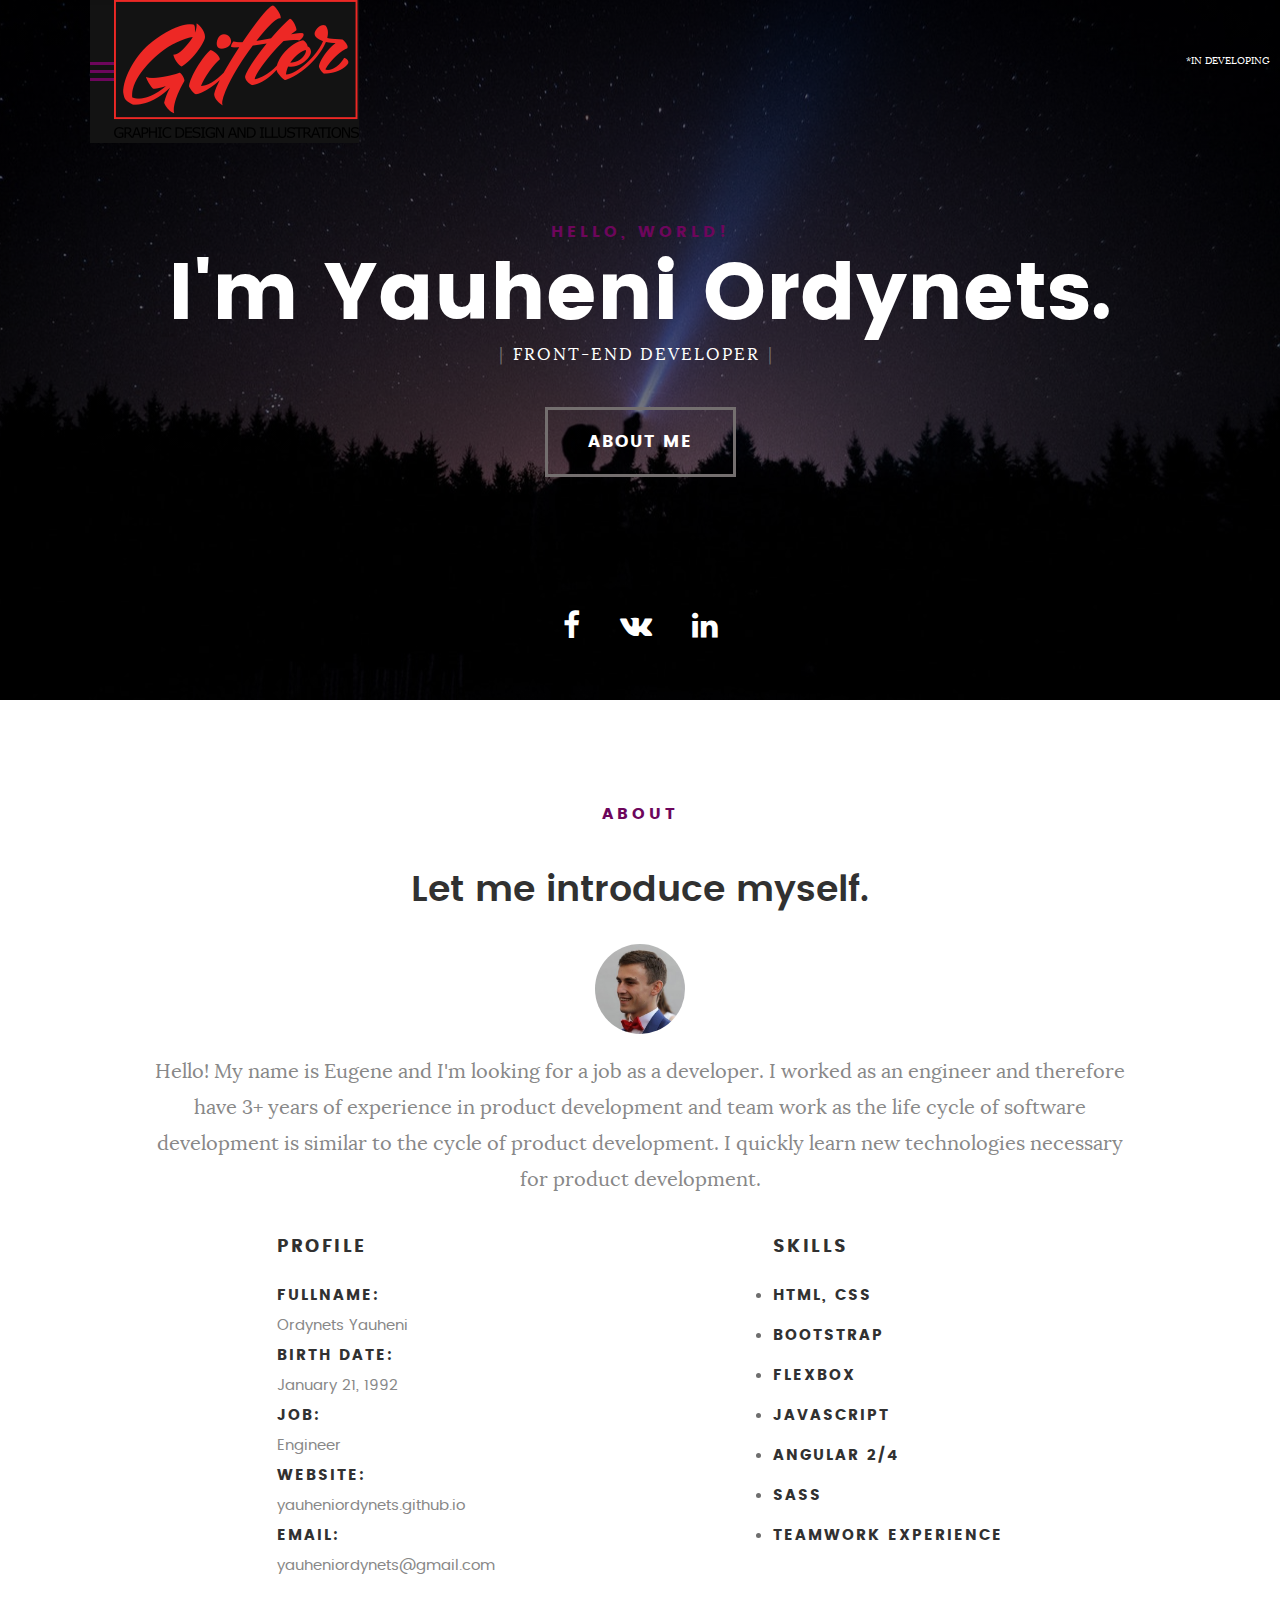
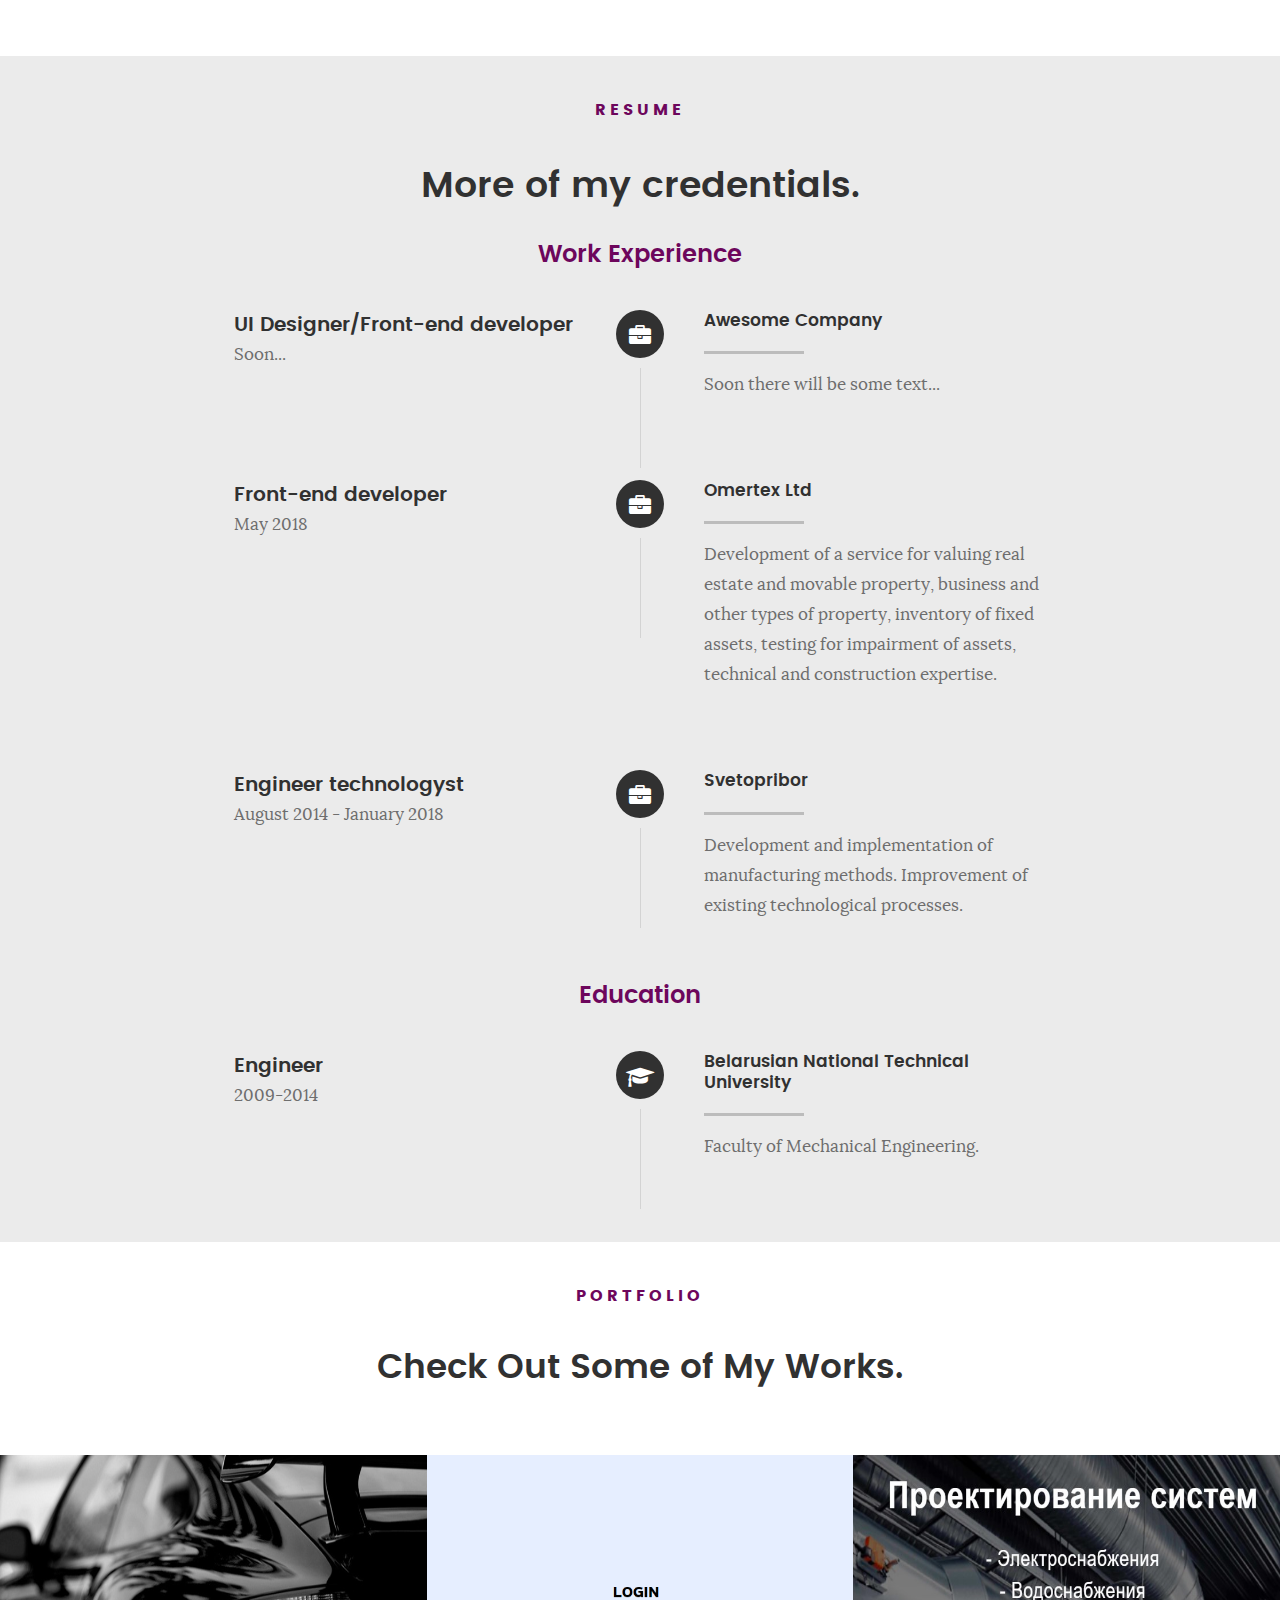
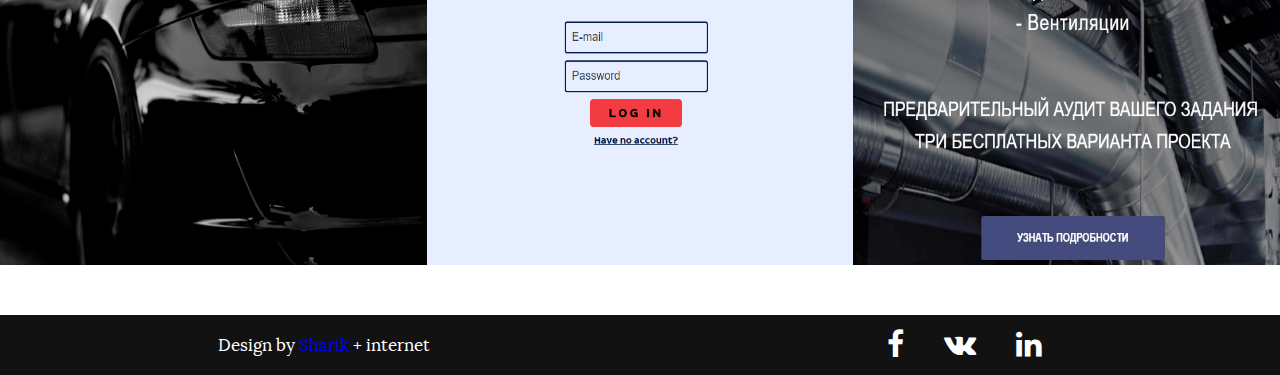
<file: index.html>
<!DOCTYPE html>
<html>
<head>
    <meta charset="utf-8" />
    <title>Yauheni Ordynets</title>
    <meta name="viewport" content="width=device-width, initial-scale=1">
    <link rel="stylesheet" type="text/css" media="screen" href="css/style.css" />
    <script type="text/javascript" > (function (d, w, c) { (w[c] = w[c] || []).push(function() { try { w.yaCounter49630804 = new Ya.Metrika2({ id:49630804, clickmap:true, trackLinks:true, accurateTrackBounce:true, trackHash:true }); } catch(e) { } }); var n = d.getElementsByTagName("script")[0], s = d.createElement("script"), f = function () { n.parentNode.insertBefore(s, n); }; s.type = "text/javascript"; s.async = true; s.src = "https://mc.yandex.ru/metrika/tag.js"; if (w.opera == "[object Opera]") { d.addEventListener("DOMContentLoaded", f, false); } else { f(); } })(document, window, "yandex_metrika_callbacks2"); </script> <noscript><div><img src="https://mc.yandex.ru/watch/49630804" style="position:absolute; left:-9999px;" alt="" /></div></noscript>
</head>
<body id="top">
    <header>
        <div class="top-bar">
            <div class="toggle">
                <input type="checkbox" id="check" class="hamburger-menu">
                <label class="btn-menu" for="check">
                    <span class="first"></span>
                    <span class="second"></span>
                    <span class="third"></span>
                </label>
                <ul class="navbar">
                    <li class="current"><a href="#home"> Home</a></li> 
                    <li><a href="#about">About</a></li>
                    <li><a href="#resume">Resume</a></li>
                    <li><a href="#portfolio">Portfolio</a></li>
                </ul>
            </div>
            <div class="logo">
                <img src="img/logo.png" alt="">
            </div>
        </div>
    </header>
    <section id ="home">
        <p class="developing">*in developing</p>
        <div class="home-content">
            <div class="row">
                <h5>Hello, World!</h5>
                <h1>I'm Yauheni Ordynets.</h1>
                <p class="position">
                    <span>Front-end Developer</span>
                </p>
                <a class="button" href="#about" >About Me</a>
            </div>
        </div>
        <ul class="home-social">        
            <li><a href="https://www.facebook.com/profile.php?id=100002248832001" target="_blank"><i class="fa fa-facebook"></i></a></li>
            <li><a href="https://vk.com/id28696262" target="_blank"><i class="fa fa-vk"></i></a></li>
            <li><a href="https://www.linkedin.com/in/yauheniordynets/" target="_blank"><i class="fa fa-linkedin"></i></a></li>
        </ul>
    </section>
    <section id="about">    
        <div class="row">  
            <h5>About</h5>
            <h2>Let me introduce myself.</h2>        
            <img src="img/profile.jpg" alt="Profile Picture">    
            <p class="introduction">Hello! My name is Eugene and I'm looking for a job as a developer. I worked as an engineer and therefore have 3+ years of experience in product development and team work as the life cycle of software development is similar to the cycle of product development. I quickly learn new technologies necessary for product development.</p>
        </div>
        <div class="row about-content">
            <div class="col">
                <h3>Profile</h3>
                <p></p>
                <ul class="info-list">
                    <li>
                        <strong>Fullname:</strong>
                        <span>Ordynets Yauheni</span>
                    </li>
                    <li>
                        <strong>Birth Date:</strong>
                        <span>January 21, 1992</span>
                    </li>
                    <li>
                        <strong>Job:</strong>
                        <span>Engineer</span>
                    </li>
                    <li>
                        <strong>Website:</strong>
                        <span>yauheniordynets.github.io</span>
                    </li>
                    <li>
                        <strong>Email:</strong>
                        <span>yauheniordynets@gmail.com</span>
                    </li>
   			    </ul>
            </div>
            <div class="col">
                <h3>Skills</h3>
                <ul class="skill-bars">
				    <li>
				   	    <strong>HTML, CSS</strong>
				    </li>
				    <li>
				   	    <strong>Bootstrap</strong>
				    </li>
				    <li>
				   	    <strong>Flexbox</strong>
				    </li>
				    <li>
				    	<strong>JavaScript</strong>
				    </li>
				    <li>
				    	<strong>Angular 2/4</strong>
                    </li>    
                    <li>
                        <strong>Sass</strong>
                    </li>
                    <li>
                        <strong>Teamwork experience</strong>
                    </li>
				</ul>
            </div>
        </div>
    </section>  
    <section id="resume">
		<div class="row">
   			<h5>Resume</h5>
   			<h2>More of my credentials.</h2>
   		</div>
   	    <div class="row">
            <div class="resume-header">
                <h4>Work Experience</h4>
            </div>
            <div class="experience-wrap">
                <div class="experience-block">
                    <div class="experience-header">
                        <h3>UI Designer/Front-end developer</h3>
                        <p>Soon...</p>
                    </div>
                    <div class="experience-icon">
                        <i class="fa fa-briefcase"></i>
                    </div>
                    <div class="experience-content">
                        <h4>Awesome Company</h4>
                        <p>Soon there will be some text...</p>
                    </div>
                </div>
                <div class="experience-block">
                    <div class="experience-header">
                        <h3>Front-end developer</h3>
                        <p>May 2018</p>
                    </div>
                    <div class="experience-icon">
                        <i class="fa fa-briefcase"></i>
                    </div>
                    <div class="experience-content">
                        <h4>Omertex Ltd</h4>
                        <p>Development of a service for valuing real estate and movable property, business and other types of property, inventory of
                        fixed assets, testing for impairment of assets, technical and construction expertise.</p>
                    </div>
                </div>
                <div class="experience-block">
                    <div class="experience-header">
                        <h3>Engineer technologyst</h3>
                        <p>August 2014 - January 2018</p>
                    </div>
                    <div class="experience-icon">
                        <i class="fa fa-briefcase"></i>
                    </div>
                    <div class="experience-content">
                        <h4>Svetopribor</h4>
                        <p>Development and implementation of manufacturing methods. Improvement of existing technological processes.</p>
                    </div>
                </div>   			
            </div>				
        </div>
        <div class="row">
            <div class="resume-header">
                <h4>Education</h4>
            </div>
            <div class="experience-wrap">
                <div class="experience-block">
                    <div class="experience-header">
                        <h3>Engineer</h3>
                        <p>2009-2014</p>
                    </div>
                    <div class="experience-icon">
                        <i class="fa fa-graduation-cap"></i>
                    </div>
                    <div class="experience-content">
                        <h4>Belarusian National Technical University</h4>
                        <p>Faculty of Mechanical Engineering.</p>
                    </div>
                </div>
            </div>
        </div>
    </section>
    <section id="portfolio">    
        <div class="row">    
            <h5>Portfolio</h5>
            <h1>Check Out Some of My Works.</h1>
        </div>
        <div class="portfolio_container">
            <div class="portfolio-item">                
                <a href="https://yauheniordynets.bitbucket.io/" target="_blank" class="overlay">
                    <img src="img/portfolio/carwash.jpg" alt="CarWash">
                    <div class="portfolio-item-title">
                        <h2>CarWash</h2>
                    </div>
                </a>
            </div>
            <div class="portfolio-item">
                <a href="https://yauheniordynets.github.io/login_project" target="_blank" class="overlay">
                    <img src="img/portfolio/login.png" alt="LoginPage">
                    <div class="portfolio-item-title">
                        <h2>LoginPage</h2>
                    </div>
                </a>
            </div>
            <div class="portfolio-item">
                <a href="https://yauheniordynets.github.io/titan" target="_blank" class="overlay">
                    <img src="img/portfolio/titan.jpg" alt="Титан">
                    <div class="portfolio-item-title">
                        <h2>Титан</h2>
                    </div>
                </a>
            </div>
        </div>
    </section>
    <footer>
     	<div class="row">
	      	<div class="copyright"> 
		        	<span>Design by <a href="https://yauheniordynets.github.io/" target="_blank">Sharik</a> + internet</span>	         	
		    </div>
            <ul class="footer-social">        
                <li><a href="https://www.facebook.com/profile.php?id=100002248832001" target="_blank"><i class="fa fa-facebook"></i></a></li>
                <li><a href="https://vk.com/id28696262" target="_blank"><i class="fa fa-vk"></i></a></li>
                <li><a href="https://www.linkedin.com/in/yauheniordynets/" target="_blank"><i class="fa fa-linkedin"></i></a></li>
            </ul>  
      	</div>  	
   </footer>  
</body>
</html>
</file>
<file: currency/index.html>
<!DOCTYPE html>
<html lang="en">
<head>
    <meta charset="UTF-8">
    <meta name="viewport" content="width=device-width, initial-scale=1.0">
    <meta http-equiv="X-UA-Compatible" content="ie=edge">
    <title>Document</title>
    <script src="./main.js"></script>
</head>
<body>
    <div class="wrapper">
        <div class="input">
            <input class = 'input__input' type="number" onkeyup = 'calculate(this.value)'>
            <select name = "currency" onchange = 'calculate(data)'>
                <option value = "USD">USD</option>
                <option value = "GBP">GBP</option>
                <option value = "PLN">PLN</option>
                <option value = "JPY">JPY</option>
                <option value = "RUB">RUB</option>
            </select>
        </div>
        <div class="output">
            <input class = 'output__input' type="number" onkeyup = 'calculate(data)'> 
        </div>
    </div>
</body>
</html>
</file>
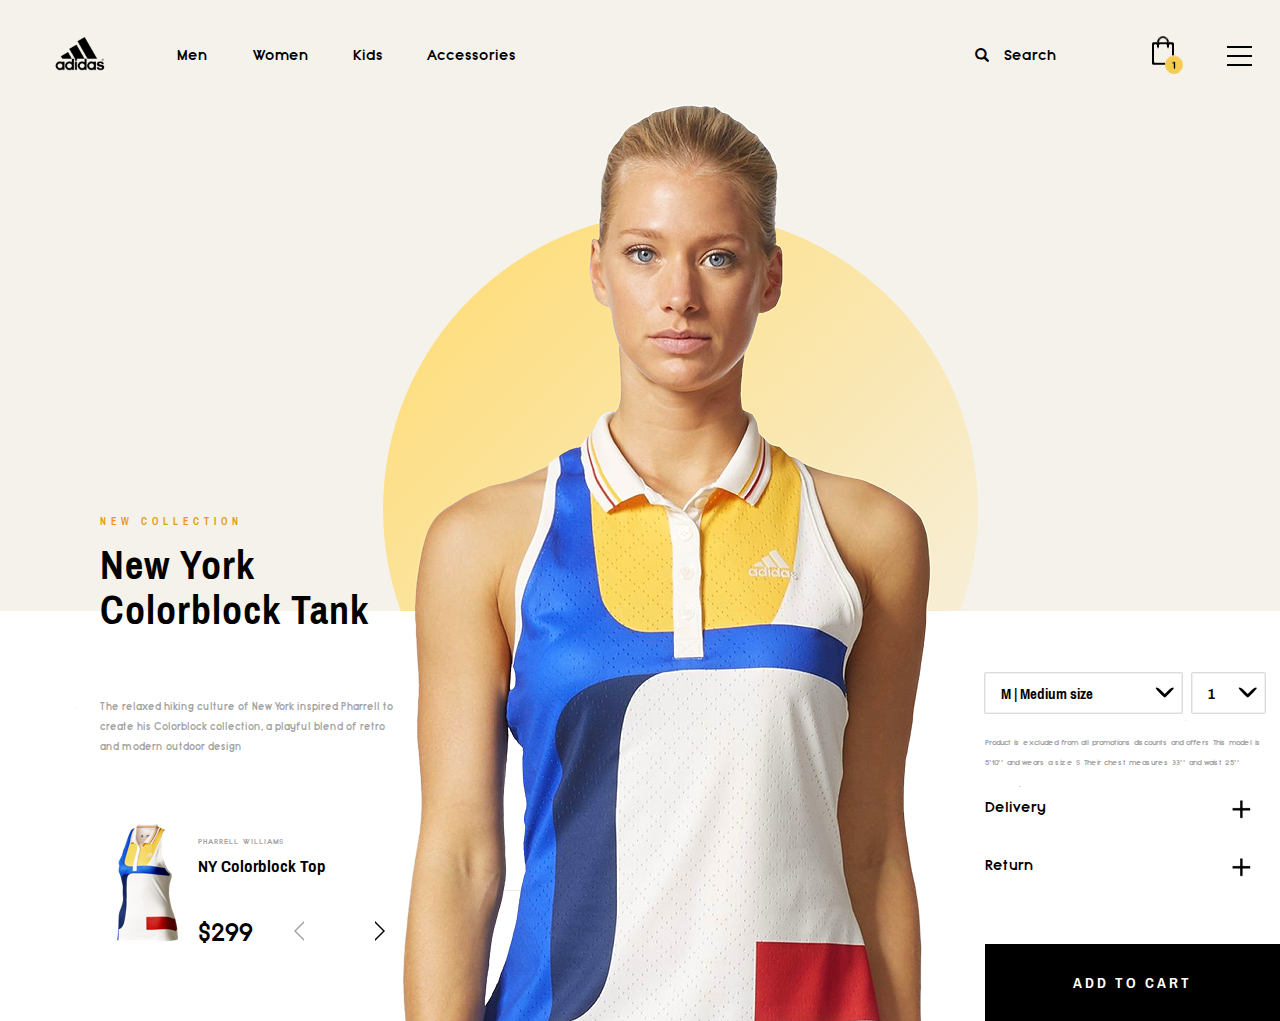
<file: get/Index.html>
<!DOCTYPE html>
<html>
<head>
	<meta name="viewport" content="width=device-width, initial-scale=1">
	<meta charset="utf-8">
	<link rel="stylesheet" href="https://maxcdn.bootstrapcdn.com/bootstrap/3.3.7/css/bootstrap.min.css" integrity="sha384-BVYiiSIFeK1dGmJRAkycuHAHRg32OmUcww7on3RYdg4Va+PmSTsz/K68vbdEjh4u"
	 crossorigin="anonymous">
	<link rel="stylesheet" type="text/css" href="css/style.css">
	<link href="./img/favicon.ico" rel="icon" type="image/x-icon"/>
	<title>Colorblock Tanks</title>
</head>
<body>
	<header>
		<div class = "menu col-lg-5 col-md-5 col-sm-5 col-xs-6">
			<img class = "logo" src="img/logo.png">
			<ul class="navbar">
				<li>Men</li>
				<li>Women</li>
				<li>Kids</li>
				<li>Accessories</li>
			</ul>
		</div>
		<div class = "menu col-lg-3 col-lg-push-3 col-md-3 col-md-push-2 col-sm-4 col-xs-5 col-xs-push-1">		
			<div class="input-group col-lg-5 col-md-5 col-sm-5 col-xs-6">
				<span class="input-group-addon"><i class="glyphicon glyphicon-search"></i></span>
				<input class = "col-lg-12 col-md-12 col-sm-12 col-xs-12" type="text" placeholder="Search">
			</div>
			<button><img src="img/basket.svg"></button>
			<label class="btn-menu" >
				<span></span>
				<span></span>
				<span></span>
			</label>
		</div>
	</header>
	<div class="content">
		<div class="left col-lg-3 col-md-5 col-sm-5 col-xs-10">
			<h2>new collection</h2>
			<h1>New York</h1>
			<h1>Colorblock Tank</h1>
			<p>The relaxed hiking culture of New York inspired Pharrell to create his Colorblock collection, a playful blend of retro and modern outdoor design </p>
			<div class="product">
				<img src="img/product.png">
				<div>
				<h3>pharrell williams</h3>
				<h4>NY Colorblock Top</h4>
				<span>$299</span>
				<button class = "button_previous"></button>
				<button class = "button_next"></button>
				</div>
			</div>
		</div>
		<div class="right col-lg-3 col-lg-push-6 col-md-4 col-md-push-3 col-sm-6 col-xs-10">
			<div>
				<select class="col-lg-8 col-md-8 col-sm-8 col-xs-8">
					<option value="Small size">S | Small size</option>
					<option value="Medium size" selected>M | Medium size</option>
					<option value="Large size">L | Large size</option>
				</select>
				<select class="quantity col-lg-3 col-md-3 col-sm-3 col-xs-3">
					<option value="1">1</option>
					<option value="2">2</option>
					<option value="3">3</option>
				</select>
			</div>
			<p>Product is excluded from all promotions discounts and offers This model is 5'10'' and wears a size S Their chest measures 33'' and waist 25''</p>
			<div>
				<span class = "col-lg-10 col-md-10 col-sm-10 col-xs-10">Delivery</span>
				<button><img src="img/plus.png"></button>
			</div>
			<div>
				<span class = "col-lg-10 col-md-10 col-sm-10 col-xs-10" >Return</span>
				<button><img src="img/plus.png"></button>
			</div>
			<button class = "cart_button col-lg-12">ADD TO CART</button>
		</div>
	</div>
</body>
</html>
</file>
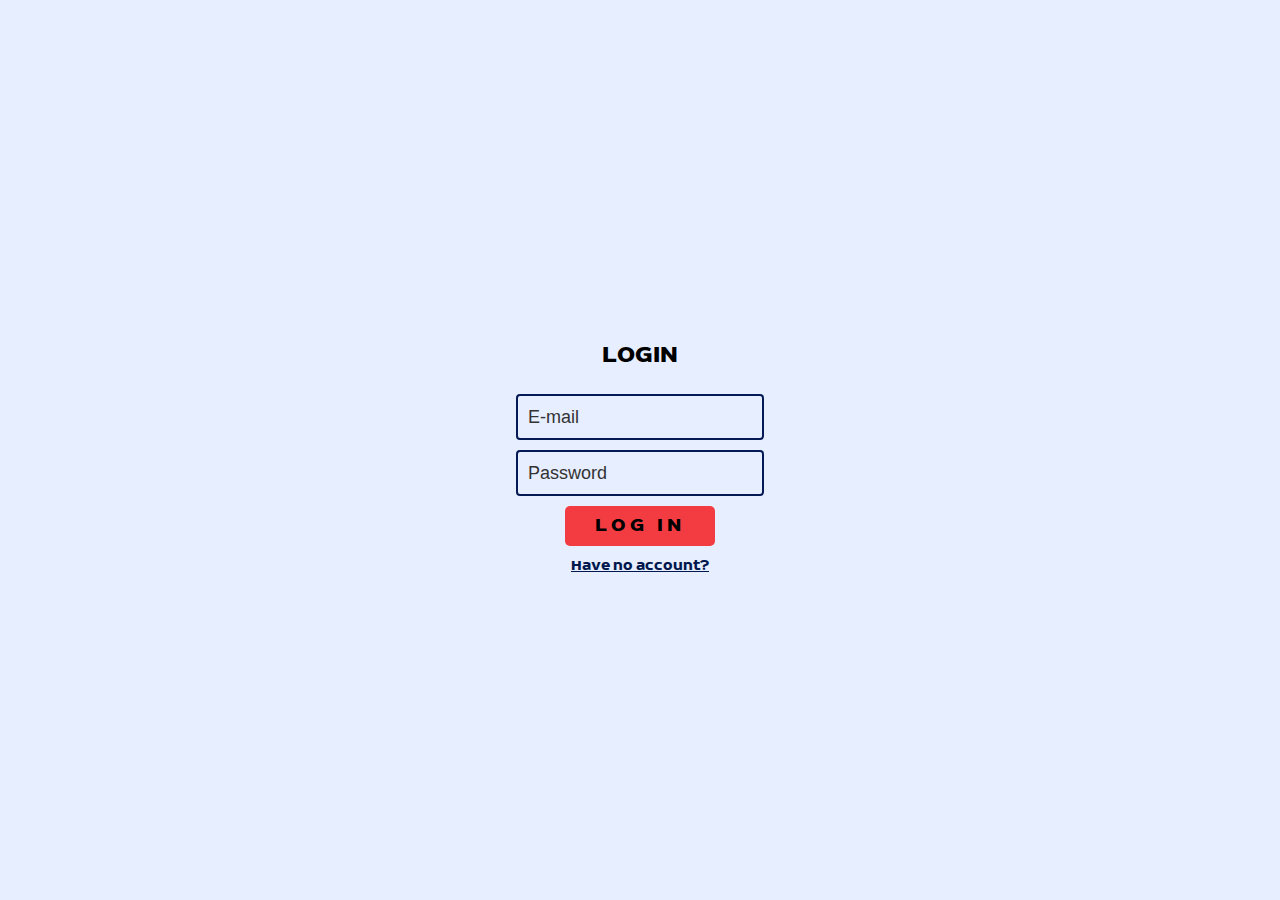
<file: login_project/index.html>
<!doctype html><html lang="en"><head><meta charset="utf-8"><title>Project</title><base href="/login_project/index.html"><meta name="viewport" content="width=device-width,initial-scale=1"><link rel="icon" type="image/x-icon" href="favicon.ico"><link href="styles.0be0b43c9535d6364655.bundle.css" rel="stylesheet"/></head><body><app-root></app-root><script type="text/javascript" src="inline.37ebc788196d0c3a36ce.bundle.js"></script><script type="text/javascript" src="polyfills.c08331153cbf9fd50ff5.bundle.js"></script><script type="text/javascript" src="main.9de93d41fce95fa2c19a.bundle.js"></script></body></html>
</file>
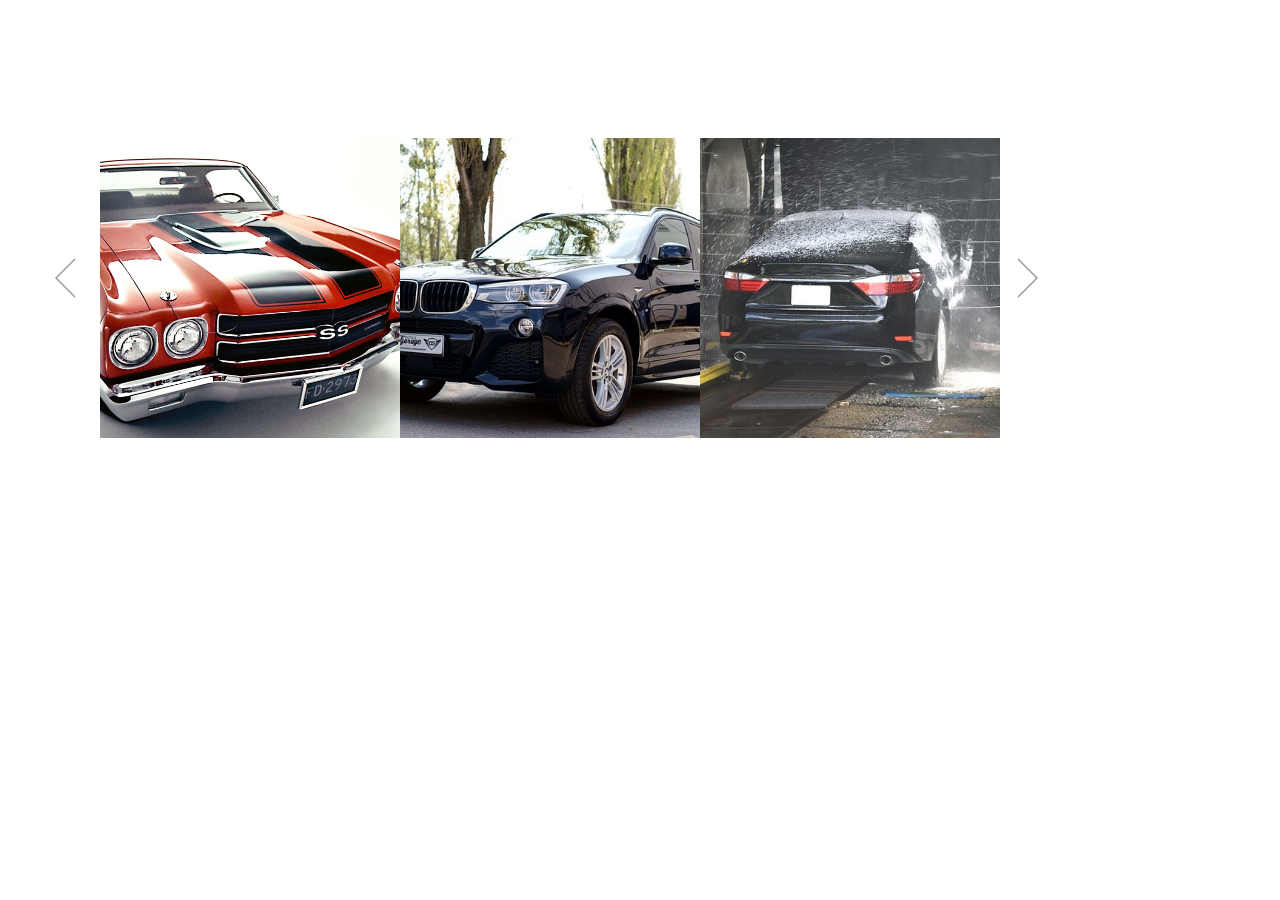
<file: Slider/index.html>
<!DOCTYPE html>
<html lang="en">
<head>
    <meta charset="UTF-8">
    <meta name="viewport" content="width=device-width, initial-scale=1.0">
    <meta http-equiv="X-UA-Compatible" content="ie=edge">
    <title>Document</title>
    <link rel="stylesheet" href="./style.css">
</head>
<body>
    <div class="wrapper">
        <div class="slider"></div>
    </div>
        <div class="buttons">
            <span class="prev" onclick="next(1)"></span>
            <span class="next" onclick="next(-1)"></span>
        </div>
    <script src="./script.js"></script>
</body>
</html>
</file>
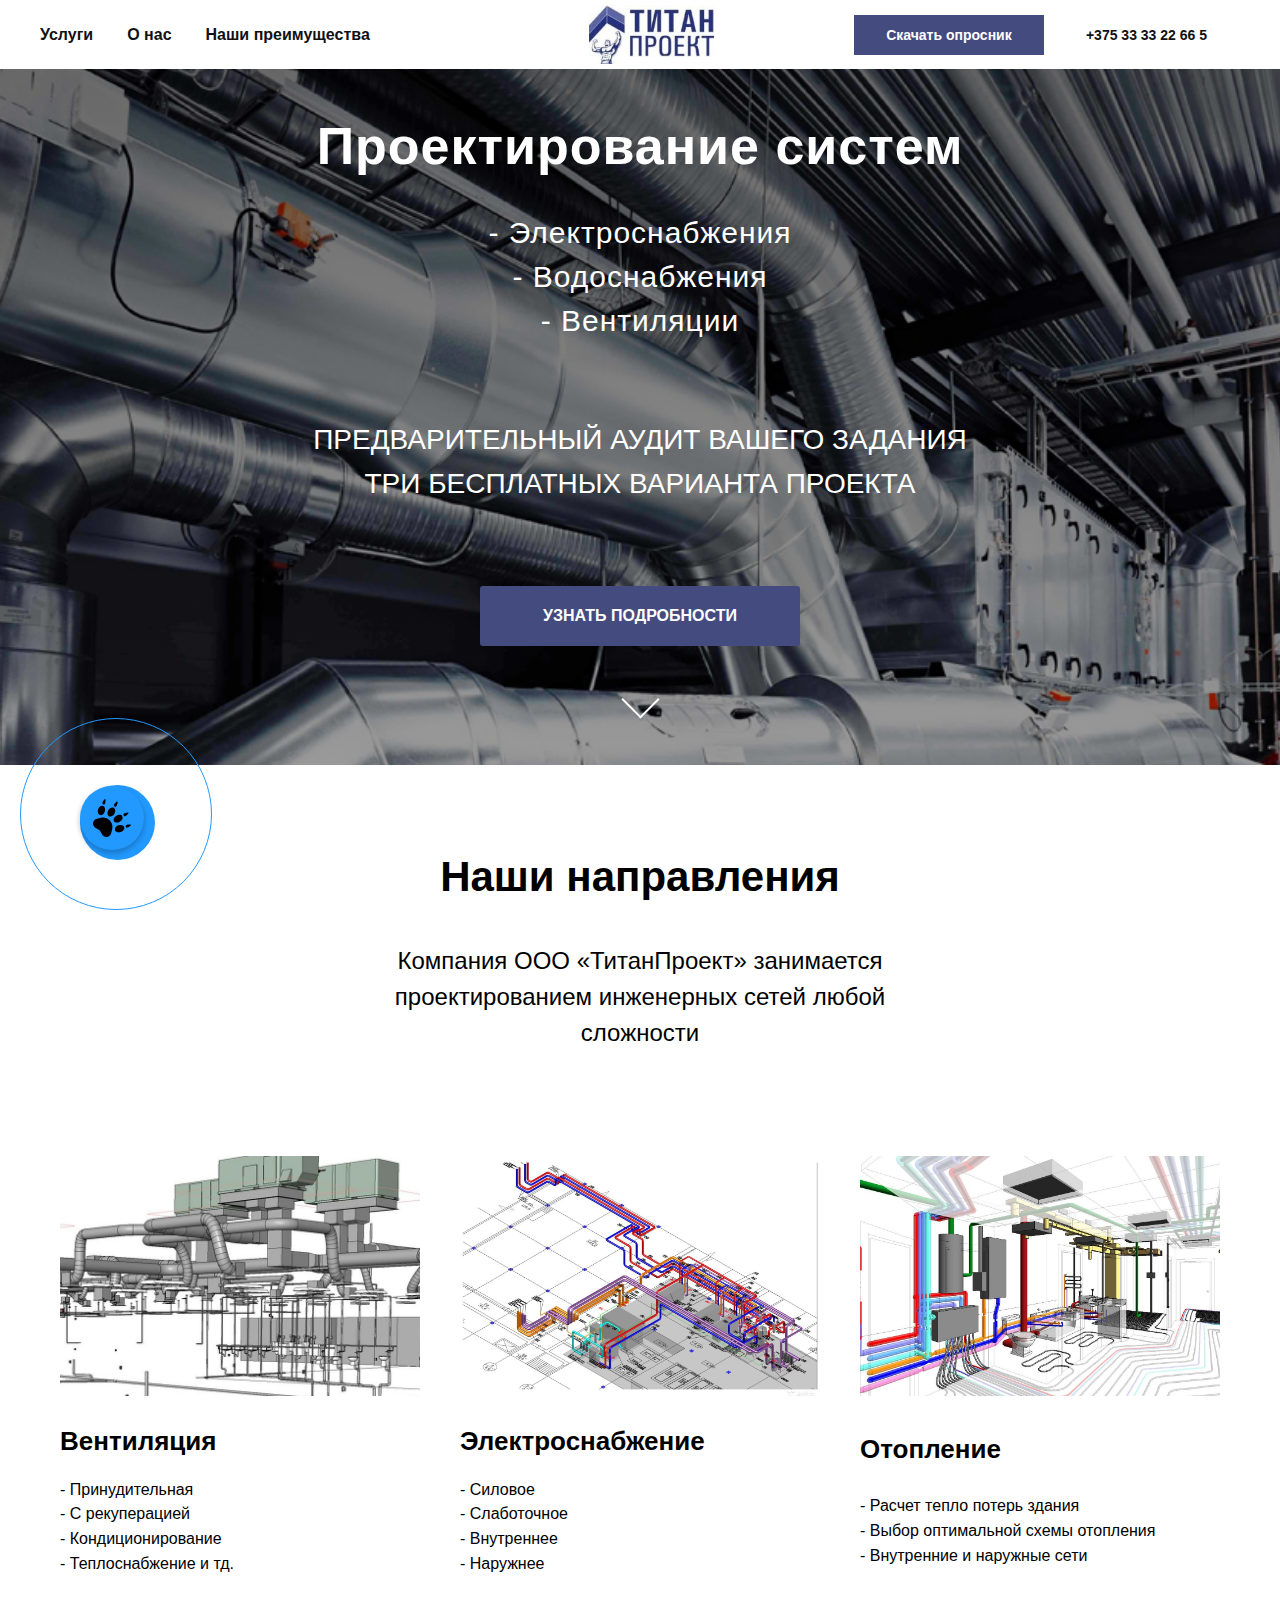
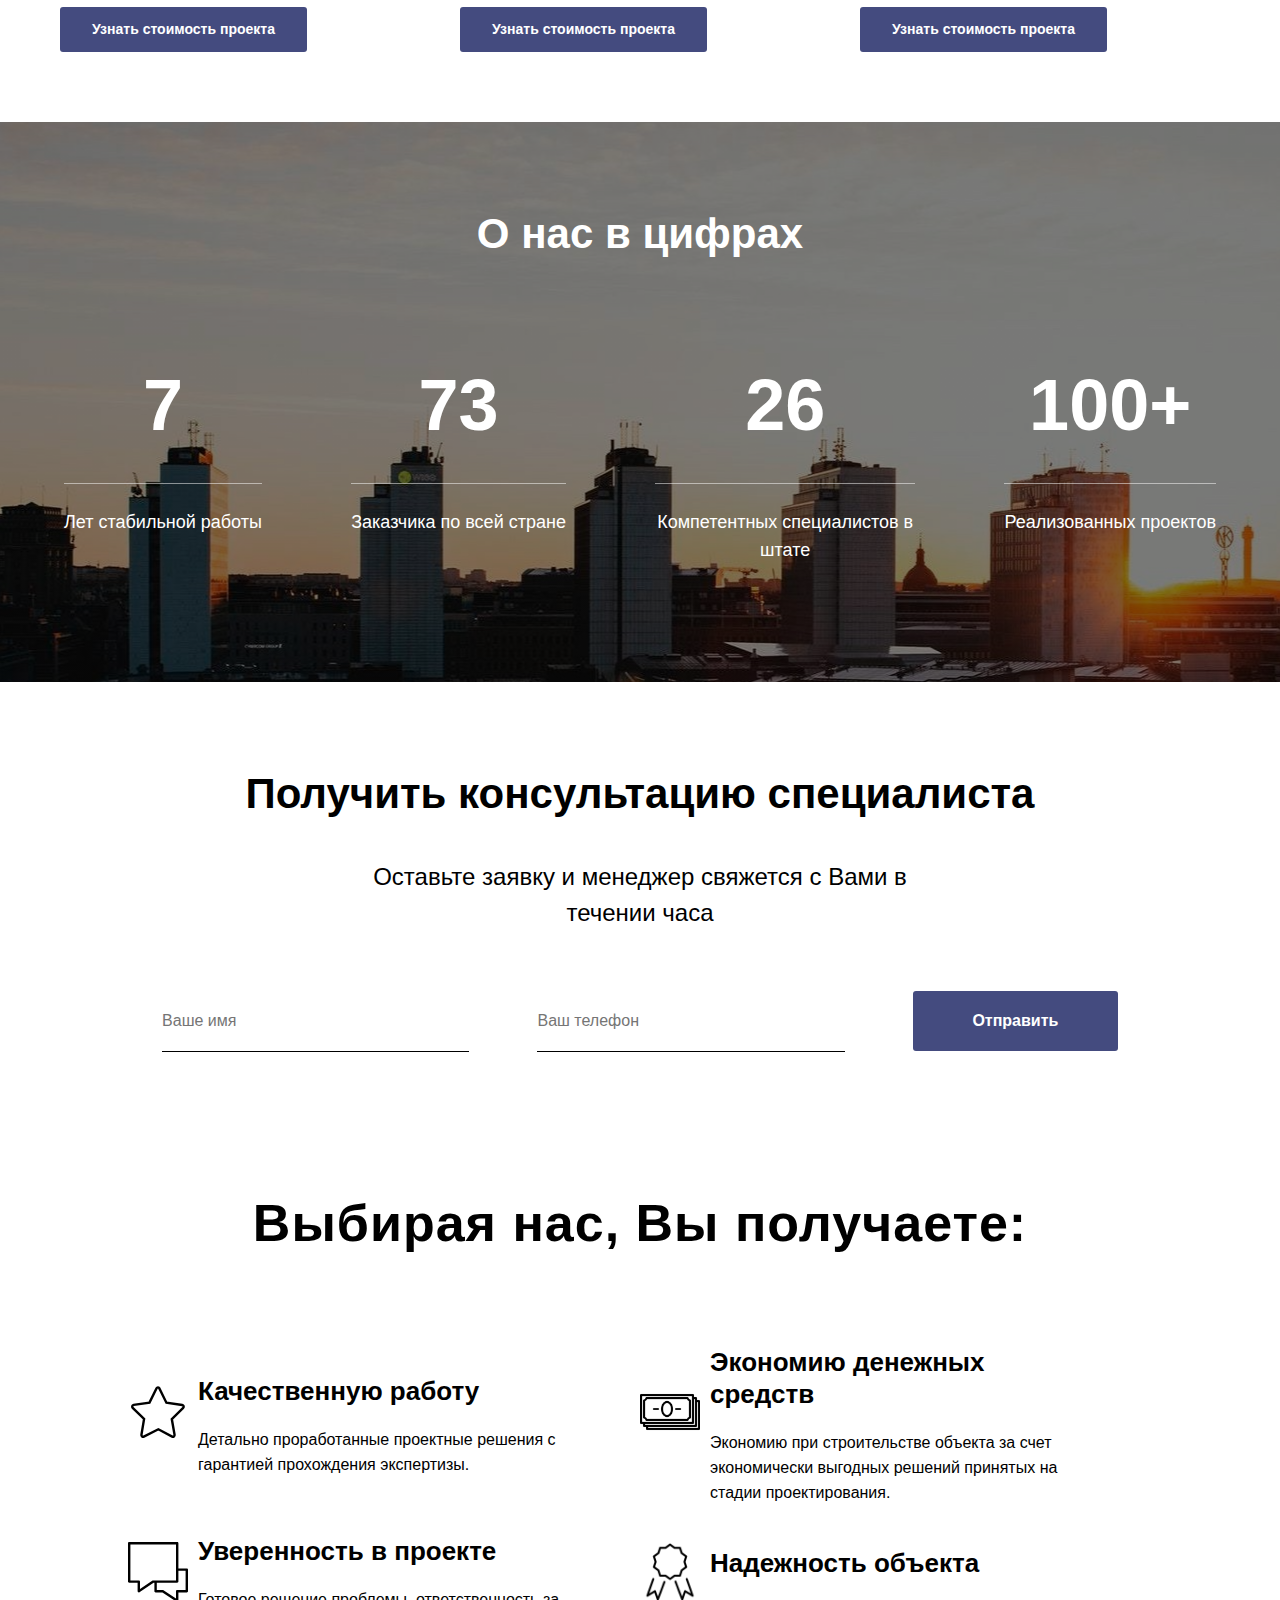
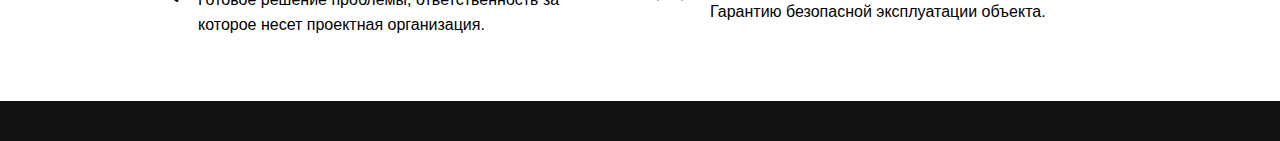
<file: titan/Index.html>
<!DOCTYPE html>
<html>
<head>
	<meta name="viewport" content="width=device-width,initial-scale=1">
	<meta charset="utf-8">
	<style>
</style>
	<link rel="stylesheet" type="text/css" href="css/style.css">
	<title>Проектирование систем вентиляции, электро- и водоснабжения - ТитанПроект</title>
	<script src="js/script.js"></script>
	<link rel="shortcut icon" src="img/favicon.png" type="image/x-icon">
</head>
<body>
	<header>
		<div class="hamburger_container">
			<input type="checkbox" id="menu" class="hamburger_menu" onclick="myFunction()">
			<label class="btn_menu" for="menu"></label>
		</div>
		<div class="header_menu" >
		<img src="img/cropped-logo-1-190x91.jpg" alt="ТитанПроект">
		<ul class="navbar">
			<li><a href="#services">Услуги</a></li>
			<li><a href="#about_us">О нас</a></li>
			<li><a href="#choose_us">Наши преимущества</a></li>
		</ul>
		<div class="header_buttons">
			<button  class="download button" onclick="openModal()">Скачать опросник</button>
			<a href="tel:+375 33 33 22 66 5" class="phone_button">+375 33 33 22 66 5</a>
		</div>
		</div>
	</header>
	<div class="section home">
		<div class="title">Проектирование систем</div>
		<div class="subtitle">
			<ul>
				<li>- Электроснабжения</li>
				<li>- Водоснабжения</li>
				<li>- Вентиляции</li>
			</ul>
			<div>
				ПРЕДВАРИТЕЛЬНЫЙ АУДИТ ВАШЕГО ЗАДАНИЯ
				<br>
				ТРИ БЕСПЛАТНЫХ ВАРИАНТА ПРОЕКТА
			</div>
		</div>
		<button  class="info button">УЗНАТЬ ПОДРОБНОСТИ</button>
		<a href="#services" class="arrow_container">
			<div class="arrow"></div>
		</a>
	</div>
	<div class="section services">
		<a name="services"></a>
		<h1>Наши направления</h1>
		<div class="description">Компания ООО «ТитанПроект» занимается проектированием инженерных сетей любой сложности</div>
		<div class="services_container">
			<div class="service">
				<div class="image ventilation"></div>
				<h2>Вентиляция</h2>
				<ul>
					<li>- Принудительная</li>
					<li>- С рекуперацией</li>
					<li>- Кондиционирование</li>
					<li>- Теплоснабжение и тд.</li>
				</ul>
				<button  class="price button">Узнать стоимость проекта</button>
			</div>
			<div class="service">
				<div class="image power"></div>
				<h2>Электроснабжение</h2>
				<ul>
					<li>- Силовое</li>
					<li>- Слаботочное</li>
					<li>- Внутреннее</li>
					<li>- Наружнее</li>
				</ul>
				<button  class="price button">Узнать стоимость проекта</button>
			</div>
			<div class="service">
				<div class="image heating"></div>
				<h2>Отопление</h2>
				<ul>
					<li>- Расчет тепло потерь здания</li>
					<li>- Выбор оптимальной схемы отопления</li>
					<li>- Внутренние и наружные сети</li>
				</ul>
				<button  class="price button">Узнать стоимость проекта</button>
			</div>
		</div>
	</div>
	<div class="section about">
		<a name="about_us"></a>
		<h1>О нас в цифрах</h1>
		<div class="numbers_container">
			<div class="section wrapper">
				<div class="number">7</div>
				<div class="line"></div>
				<div class="text">Лет стабильной работы</div>
			</div>
			<div class="section wrapper">
				<div class="number">73</div>
				<div class="line"></div>
				<div class="text">Заказчика по всей стране</div>
			</div>
			<div class="section wrapper">
				<div class="number">26</div>
				<div class="line"></div>
				<div class="text">Компетентных специалистов в штате</div>
			</div>
			<div class="section wrapper">
				<div class="number">100+</div>
				<div class="line"></div>
				<div class="text">Реализованных проектов</div>
			</div>
		</div>
	</div>
	<div class="section consultation">
		<h1>Получить консультацию специалиста</h1>
		<div class="description">Оставьте заявку и менеджер свяжется с Вами в течении часа</div>
		<div class="form_wrapper">
			<input type="text" class="consultation_input" placeholder="Ваше имя">
			<input type="text" class="consultation_input" placeholder="Ваш телефон">
			<button class="send button">Отправить</button>
		</div>
	</div>
	<div class="section choose">
		<a name="choose_us"></a>
		<div class="title">Выбирая нас, Вы получаете:</div>
		<div class="choose_container">
			<div class="choose_item">
				<div class="img star"></div>
				<div class="text_container">
					<h2>Качественную работу</h2>
					<p>Детально проработанные проектные решения с гарантией прохождения экспертизы.</p>
				</div>
			</div>
			<div class="choose_item">
				<div class="img money"></div>
				<div class="text_container">
					<h2>Экономию денежных средств</h2>
					<p>Экономию при строительстве объекта за счет экономически выгодных решений принятых на стадии проектирования.</p>
				</div>
			</div>
			<div class="choose_item">
				<div class="img speech"></div>
				<div class="text_container">
					<h2>Уверенность в проекте</h2>
					<p>Готовое решение проблемы, ответственность за которое несет проектная организация.</p>
				</div>
			</div>
			<div class="choose_item">
				<div class="img badge"></div>
				<div class="text_container">
					<h2> Надежность объекта</h2>
					<p>Гарантию безопасной эксплуатации объекта.</p>
				</div>
			</div>
		</div>
	</div>
	<footer></footer>
	<div class="chat_button">
		<label class="icon_menu" for="channels"></label>
		<input type="checkbox" id="channels" class="icon_button">
		<div class="icon paw"></div>	
		<div class="icon chat"></div>
		<div class="icon back"></div>
		<div class="small chat_button direct"></div>
		<div class="small chat_button telegram"></div>
		<div class="small chat_button sms"></div>
		<div class="small chat_button mail"></div>
	</div>
	<div class="circle"></div>
	<div class="filled_circle"></div>	
	<div id="myModal" class="modal">
		<span class="close" onclick="closeModal()">&times;</span>
		<div class="modal_content">
			<div class="modal_image"></div>
			<h1>Заполните форму и наш менеджер вышлет Вам опросник</h1>
			<div class="form_container">
				<input type="text" placeholder="Имя">
				<input type="text" placeholder="Почта">
				<input type="text" placeholder="Телефон">
				<button>Отправить</button>
			</div>
			<span>Это абсолютно бесплатно</span>
		</div>
	
	</div>
</body>
</html>
</file>
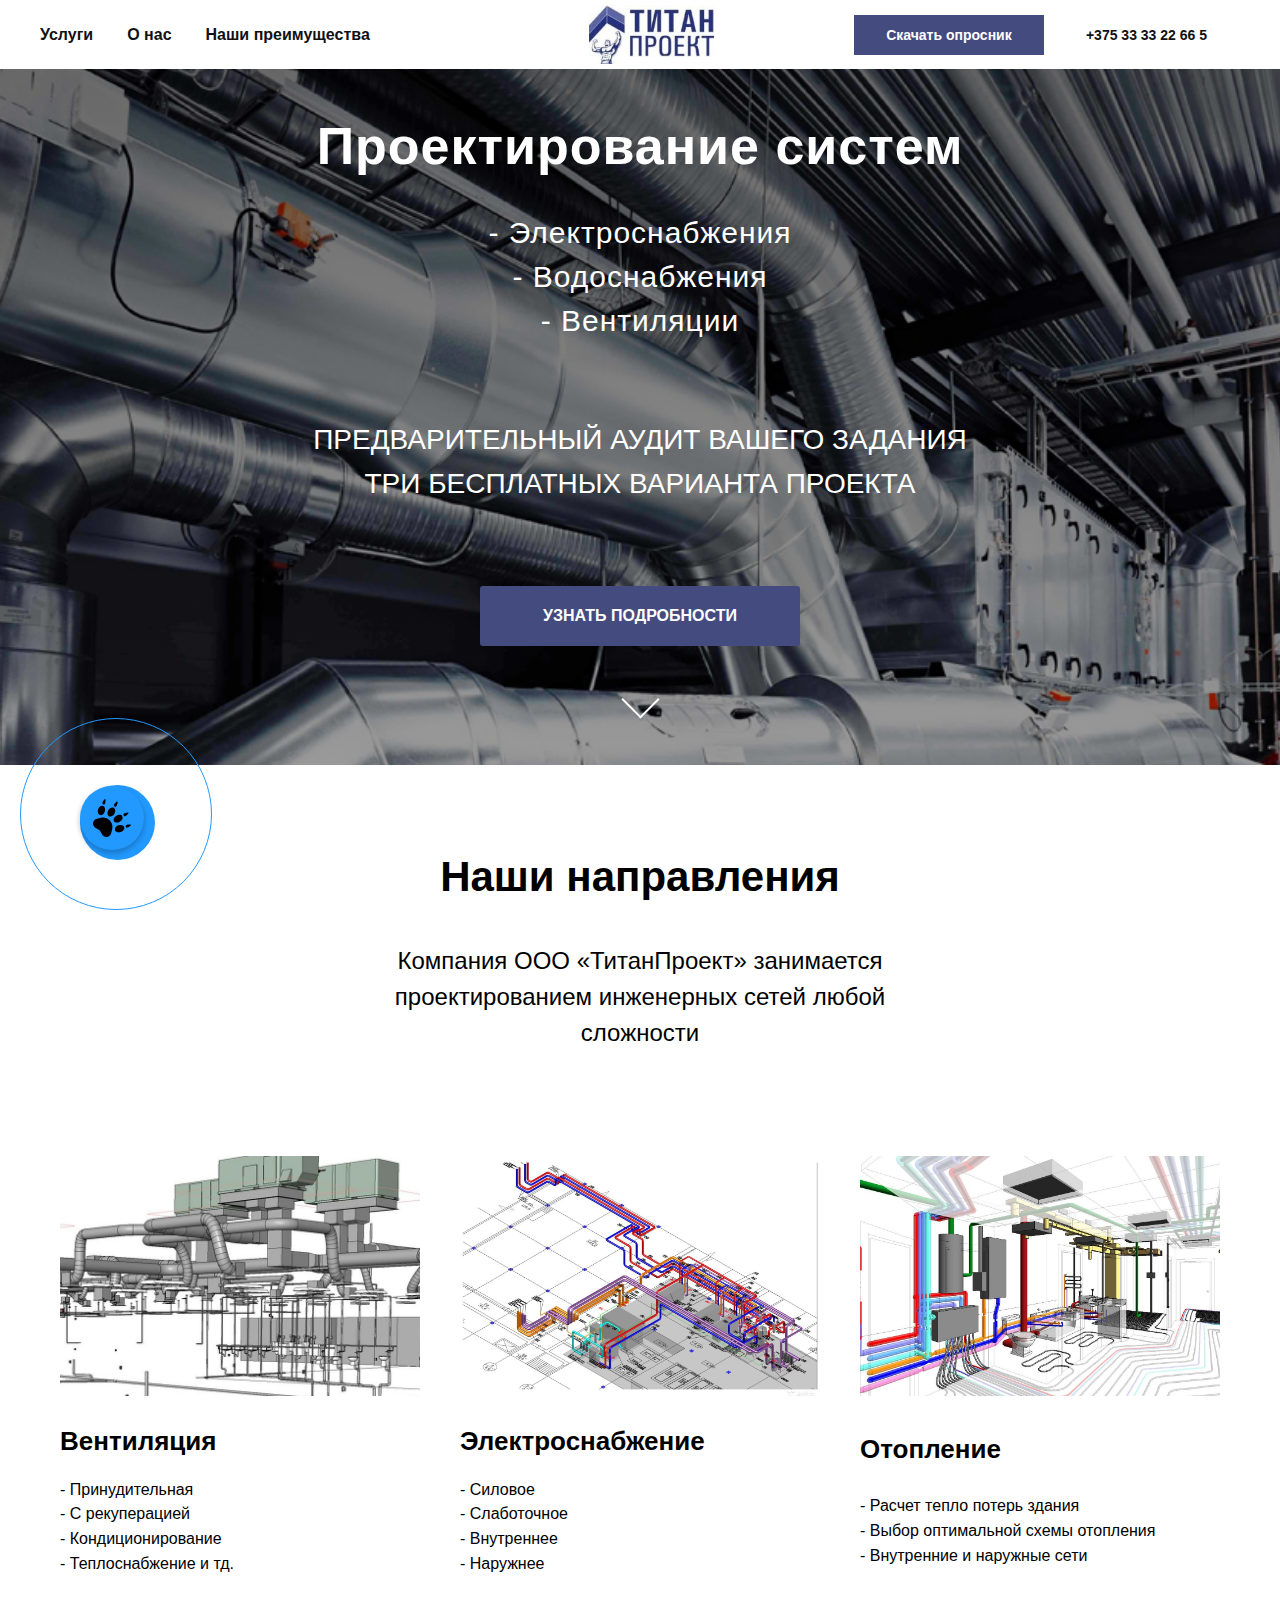
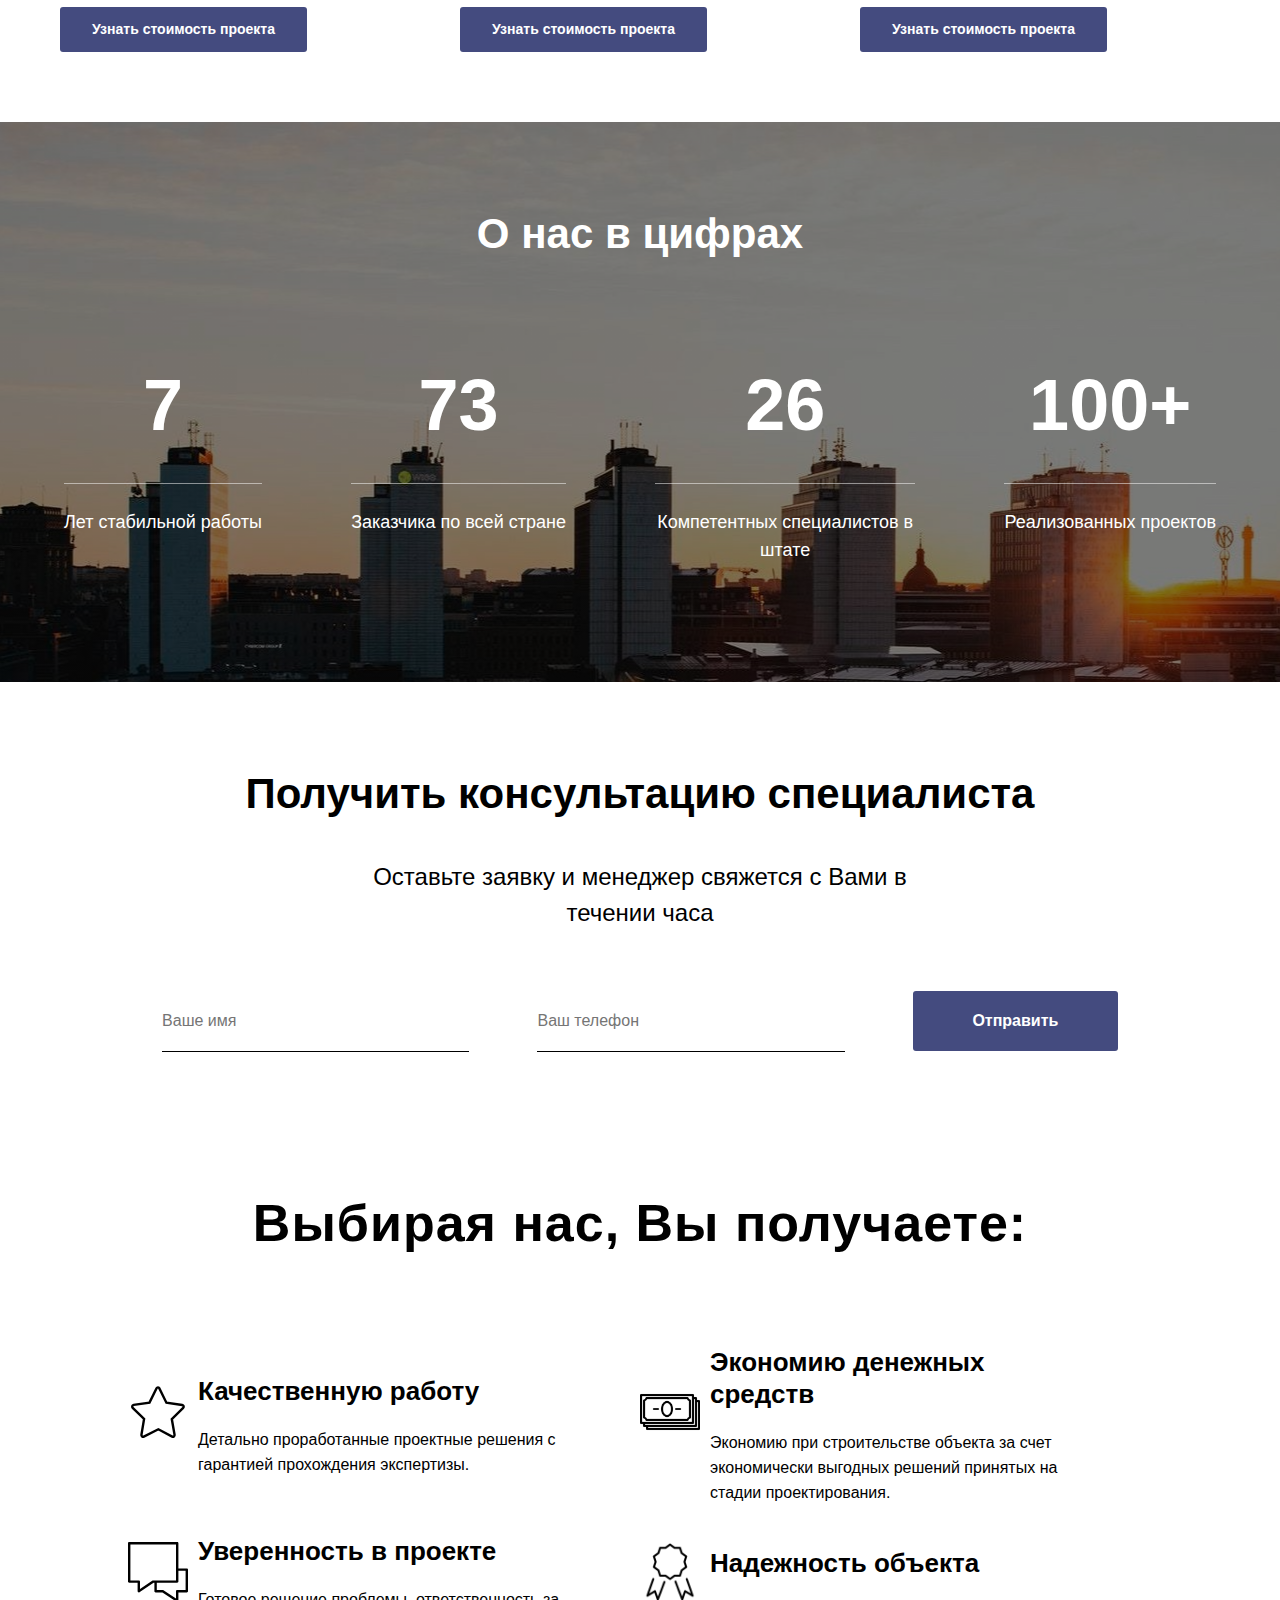
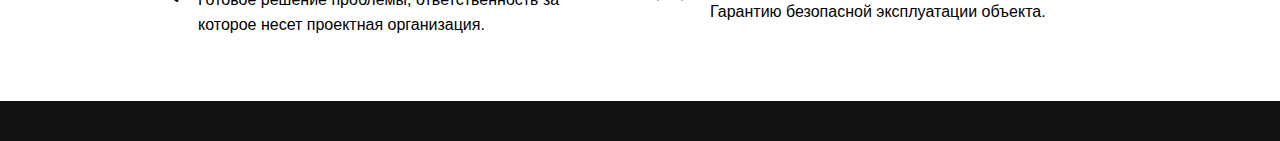
<file: titan/index.html>
<!DOCTYPE html>
<html>
<head>
	<meta name="viewport" content="width=device-width,initial-scale=1">
	<meta charset="utf-8">
	<link rel="stylesheet" type="text/css" href="css/style.css">
	<title>Проектирование систем вентиляции, электро- и водоснабжения - ТитанПроект</title>
	<base href="/titan/index.html">
	<script src="js/script.js"></script>
	<link rel="shortcut icon" src="img/favicon.png" type="image/x-icon">
</head>
<body>
	<header>
		<div class="hamburger_container">
			<input type="checkbox" id="menu" class="hamburger_menu" onclick="myFunction()">
			<label class="btn_menu" for="menu"></label>
		</div>
		<div class="header_menu" >
		<img src="img/cropped-logo-1-190x91.jpg" alt="ТитанПроект">
		<ul class="navbar">
			<li><a href="#services">Услуги</a></li>
			<li><a href="#about_us">О нас</a></li>
			<li><a href="#choose_us">Наши преимущества</a></li>
		</ul>
		<div class="header_buttons">
			<button  class="download button" onclick="openModal()">Скачать опросник</button>
			<a href="tel:+375 33 33 22 66 5" class="phone_button">+375 33 33 22 66 5</a>
		</div>
		</div>
	</header>
	<div class="section home">
		<div class="title">Проектирование систем</div>
		<div class="subtitle">
			<ul>
				<li>- Электроснабжения</li>
				<li>- Водоснабжения</li>
				<li>- Вентиляции</li>
			</ul>
			<div>
				ПРЕДВАРИТЕЛЬНЫЙ АУДИТ ВАШЕГО ЗАДАНИЯ
				<br>
				ТРИ БЕСПЛАТНЫХ ВАРИАНТА ПРОЕКТА
			</div>
		</div>
		<button  class="info button">УЗНАТЬ ПОДРОБНОСТИ</button>
		<a href="#services" class="arrow_container">
			<div class="arrow"></div>
		</a>
	</div>
	<div class="section services">
		<a name="services"></a>
		<h1>Наши направления</h1>
		<div class="description">Компания ООО «ТитанПроект» занимается проектированием инженерных сетей любой сложности</div>
		<div class="services_container">
			<div class="service">
				<div class="image ventilation"></div>
				<h2>Вентиляция</h2>
				<ul>
					<li>- Принудительная</li>
					<li>- С рекуперацией</li>
					<li>- Кондиционирование</li>
					<li>- Теплоснабжение и тд.</li>
				</ul>
				<button  class="price button">Узнать стоимость проекта</button>
			</div>
			<div class="service">
				<div class="image power"></div>
				<h2>Электроснабжение</h2>
				<ul>
					<li>- Силовое</li>
					<li>- Слаботочное</li>
					<li>- Внутреннее</li>
					<li>- Наружнее</li>
				</ul>
				<button  class="price button">Узнать стоимость проекта</button>
			</div>
			<div class="service">
				<div class="image heating"></div>
				<h2>Отопление</h2>
				<ul>
					<li>- Расчет тепло потерь здания</li>
					<li>- Выбор оптимальной схемы отопления</li>
					<li>- Внутренние и наружные сети</li>
				</ul>
				<button  class="price button">Узнать стоимость проекта</button>
			</div>
		</div>
	</div>
	<div class="section about">
		<a name="about_us"></a>
		<h1>О нас в цифрах</h1>
		<div class="numbers_container">
			<div class="section wrapper">
				<div class="number">7</div>
				<div class="line"></div>
				<div class="text">Лет стабильной работы</div>
			</div>
			<div class="section wrapper">
				<div class="number">73</div>
				<div class="line"></div>
				<div class="text">Заказчика по всей стране</div>
			</div>
			<div class="section wrapper">
				<div class="number">26</div>
				<div class="line"></div>
				<div class="text">Компетентных специалистов в штате</div>
			</div>
			<div class="section wrapper">
				<div class="number">100+</div>
				<div class="line"></div>
				<div class="text">Реализованных проектов</div>
			</div>
		</div>
	</div>
	<div class="section consultation">
		<h1>Получить консультацию специалиста</h1>
		<div class="description">Оставьте заявку и менеджер свяжется с Вами в течении часа</div>
		<div class="form_wrapper">
			<input type="text" class="consultation_input" placeholder="Ваше имя">
			<input type="text" class="consultation_input" placeholder="Ваш телефон">
			<button class="send button">Отправить</button>
		</div>
	</div>
	<div class="section choose">
		<a name="choose_us"></a>
		<div class="title">Выбирая нас, Вы получаете:</div>
		<div class="choose_container">
			<div class="choose_item">
				<div class="img star"></div>
				<div class="text_container">
					<h2>Качественную работу</h2>
					<p>Детально проработанные проектные решения с гарантией прохождения экспертизы.</p>
				</div>
			</div>
			<div class="choose_item">
				<div class="img money"></div>
				<div class="text_container">
					<h2>Экономию денежных средств</h2>
					<p>Экономию при строительстве объекта за счет экономически выгодных решений принятых на стадии проектирования.</p>
				</div>
			</div>
			<div class="choose_item">
				<div class="img speech"></div>
				<div class="text_container">
					<h2>Уверенность в проекте</h2>
					<p>Готовое решение проблемы, ответственность за которое несет проектная организация.</p>
				</div>
			</div>
			<div class="choose_item">
				<div class="img badge"></div>
				<div class="text_container">
					<h2> Надежность объекта</h2>
					<p>Гарантию безопасной эксплуатации объекта.</p>
				</div>
			</div>
		</div>
	</div>
	<footer></footer>
	<div class="chat_button">
		<label class="icon_menu" for="channels"></label>
		<input type="checkbox" id="channels" class="icon_button">
		<div class="icon paw"></div>	
		<div class="icon chat"></div>
		<div class="icon back"></div>
		<div class="small chat_button direct"></div>
		<div class="small chat_button telegram"></div>
		<div class="small chat_button sms"></div>
		<div class="small chat_button mail"></div>
	</div>
	<div class="circle"></div>
	<div class="filled_circle"></div>	
	<div id="myModal" class="modal">
		<span class="close" onclick="closeModal()">&times;</span>
		<div class="modal_content">
			<div class="modal_image"></div>
			<h1>Заполните форму и наш менеджер вышлет Вам опросник</h1>
			<div class="form_container">
				<input type="text" placeholder="Имя">
				<input type="text" placeholder="Почта">
				<input type="text" placeholder="Телефон">
				<button>Отправить</button>
			</div>
			<span>Это абсолютно бесплатно</span>
		</div>
	
	</div>
</body>
</html>
</file>
<file: get/css/style.css>
@font-face {
	font-family: Grotesk;
	src: url(../fonts/123.otf);
}

@font-face {
	font-family: Echoes;
	src: url(../fonts/1234.ttf);
}

* {
	margin: 0;
	padding: 0;
	color: black;
}

ul {
	list-style: none;
}

header {
	display: flex;
	background-color: #f5f2ec;
}

.menu {
	display: flex;
	align-items: center;
	justify-content: space-around;
	margin-top: 25px;
	margin-left: 50px;
	padding: 0;
}

.logo {
	width: 60px;
	height: 60px;
}

.navbar {
	display: flex;
	flex: 1 1 auto;
	justify-content: space-around;
	align-items: center;
	font: bold 15px Grotesk;
	margin: 0;
}

.navbar :hover {
	text-decoration: underline;
}

.btn-menu {
	cursor: pointer;
	width: 25px;
}

.btn-menu span {
	display: block;
	height: 2px;
	background-color: black;
	margin: 7px 0 0;
}

input {
	background-color: #f5f2ec;
	border: none;
	font: bold 15px Grotesk;
}

.input-group-addon {
	padding: 0;
	background-color: #f5f2ec;
	border: none;
}

::-webkit-input-placeholder {
	color: black;
}

::-moz-placeholder {
	color: black;
}

:-ms-input-placeholder {
	color: black;
}

span img {
	width: 25px;
	height: 25px;
}

button {
	border: none;
	background-color: #f5f2ec;
}

select {
	-webkit-appearance: none;
	-moz-appearance: none;
	appearance: none;
	background: url(../img/arrow.svg) no-repeat right;
}

.content {
	display: flex;
	min-height: 936px;
	background: #f5f2ec url(../img/main.png) no-repeat center top;
	padding-left: 100px;
}

.left, .right {
	display: flex;
	flex-direction: column;
	justify-content: flex-end;
	padding: 0;
}

.right p {
	font-size: 8px;
	margin-top: 20px;
	margin-bottom: 25px;
}

.left p {
	margin-top: 65px;
	margin-bottom: 20px;
}

.right span {
	padding: 0;
	font-size: 15px;
	margin-bottom: 40px;
}

.product {
	display: flex;
	margin-top: 40px;
	margin-bottom: 60px;
}

.product button {
	width: 40px;
	height: 40px;
	background-color: #fff;
}

select {
	height: 40px;
	font: bold 15px Echoes;
	border-color: #f0f0f0;
	box-shadow: 0px 0px 1px #333;
}

.quantity {
	margin-left: 10px;
}

select option {
	width: 1000px;
}

.cart_button {
	padding: 30px;
	font: bold 15px Echoes;
	letter-spacing: 3px;
	background-color: black;
	color: white;
	margin-top: 30px;
}

h1, h2 {
	margin: 0;
}

h1 {
	font: bold 40px Echoes;
	letter-spacing: 1px;
}

h2 {
	color: #e29d0c;
	font: bold 10px Echoes;
	text-transform: uppercase;
	letter-spacing: 5px;
	margin-bottom: 15px;
}

h3 {
	font: bold 8px Grotesk;
	color: #a2a2a2;
	text-transform: uppercase;
	letter-spacing: 1px;
}

h4 {
	font: bold 17px Echoes;
	margin-bottom: 35px;
}

p {
	font: bold 10px Grotesk;
	color: #a2a2a2;
	line-height: 20px;
}

span {
	font: bold 25px Grotesk;
}

.button_next, .button_previous {
	padding: 10px;
	position: relative;
	margin-left: 27px;
}

.button_previous::after, .button_previous::before {
	content: '';
	position: absolute;
	left: 0px;
	bottom: 10px;
	border: 10px solid transparent;
	border-right: 10px solid #a2a2a2;
}

.button_previous::after {
	border-right: 10px solid white;
	bottom: 10px;
	left: 2px;
}

.button_next::after, .button_next::before {
	content: '';
	position: absolute;
	left: 20px;
	bottom: 10px;
	border: 10px solid transparent;
	border-left: 10px solid black;
}

.button_next::after {
	border-left: 10px solid white;
	bottom: 10px;
	left: 18px;
}

@media all and (max-width: 1024px) {
	.content {
		min-height: 760px;
		background: #f5f2ec url(../img/tablet_main.png) no-repeat center top;
	}
}

@media all and (max-width: 768px) {
	.content {
		background: #f5f2ec url(../img/vertical_tablet_main.png) no-repeat center top;
		min-height: 1000px;
		flex-direction: column;
		justify-content: flex-end;
		align-items: center;
		padding: 0;
	}
	.left {
		margin-bottom: 100px;
	}
	.button_next, .button_previous {
		margin-left: 10px;
	}
	.product button {
		background-color: #ffeba6;
	}
	.button_next::after {
		border-left: 10px solid #ffeba6;
	}
	.button_previous::after {
		border-right: 10px solid #ffeba6;
	}
}

@media all and (max-width: 425px) {
	.menu {
		margin-top: 10px;
		margin-left: 0;
	}
	.logo {
		width: 40px;
		height: 40px;
	}
	.navbar {
		font-size: 8px;
	}
	input {
		font-size: 8px;
	}
	.input-group-addon {
		font-size: 7px;
	}
	.btn-menu {
		width: 20px;
	}
	.btn-menu span {
		margin-top: 5px;
	}
	h1 {
		font-size: 30px;
	}
	.left p {
		margin: 30px 0;
	}
	.product {
		margin-bottom: 0;
	}
	.right p {
		margin-top: 60px;
		margin-bottom: 40px;
	}
}
</file>
<file: login_project/styles.0be0b43c9535d6364655.bundle.css>
@font-face{font-family:Echoes Sans;src:url(10986.9f3b94d73d0d5e33422c.otf)}body{margin:0;background-color:#e6eeff}.container{height:100vh;display:-ms-flexbox;display:flex;-ms-flex-align:center;align-items:center;-ms-flex-direction:column;flex-direction:column;-ms-flex-pack:center;justify-content:center;animation:ani 1s forwards 0s ease;-webkit-animation:sliding 1s ease}h1{font:700 25px Echoes Sans;text-transform:uppercase}.link{color:#00184d;font:15px Echoes Sans}.link:hover{color:#405480}form{display:-ms-flexbox;display:flex;-ms-flex-direction:column;flex-direction:column;-ms-flex-align:center;align-items:center}.row{margin-top:10px}input{height:40px;font-size:18px;border-radius:4px;-webkit-border-radius:4px;-moz-border-radius:4px;-ms-border-radius:4px;-o-border-radius:4px;padding-left:10px;border:2px solid #051954;background-color:transparent}button{width:150px;height:40px;text-transform:uppercase;background-color:#f33c41;border:none;letter-spacing:4px;border-radius:5px;font:700 20px Echoes Sans}button:hover{cursor:pointer;background-color:#d00208}button:active{transform:scale(.9)}button .spinner{position:relative;left:55px;width:22px;height:22px;border:4px solid #f33c41;border-top-color:#000;border-left-color:#000;border-radius:50%;animation:rotate 1s linear infinite}button .spinner:before{content:"";position:absolute;top:0;left:0;width:18px;height:18px;border:2px solid #f33c41;border-top-color:#000;border-left-color:#000;border-radius:50%;animation:rotate .5s linear infinite reverse}.pulse{animation:pulse 1s linear infinite}.error{color:#ff0007;font:12px Echoes Sans;text-transform:uppercase}::-webkit-input-placeholder{color:#333}::-moz-placeholder{color:#333}:-ms-input-placeholder{color:#333}.hide{display:none}@keyframes rotate{0%{transform:rotate(0deg)}to{transform:rotate(1turn);-webkit-transform:rotate(1turn);-moz-transform:rotate(1turn);-ms-transform:rotate(1turn);-o-transform:rotate(1turn)}}@keyframes pulse{0%{outline-offset:0;box-shadow:0 0 10px 6px #ff8083}35%{outline-offset:10px}65%{outline-offset:20px}to{outline-offset:0}}@keyframes sliding{0%{transform:rotate(0) translateY(-10%);-webkit-transform:rotate(0) translateY(-10%);-moz-transform:rotate(0) translateY(-10%);-ms-transform:rotate(0) translateY(-10%);-o-transform:rotate(0) translateY(-10%);opacity:0}to{transform:rotate(0) translateY(0);-webkit-transform:rotate(0) translateY(0);-moz-transform:rotate(0) translateY(0);-ms-transform:rotate(0) translateY(0);-o-transform:rotate(0) translateY(0);opacity:1}}
</file>
<file: Slider/style.css>
.wrapper {
    position: absolute;
    margin: 100px;
    left: 0;
}

.slide, .slide img {
    width: 300px;
    height: 300px;
}

.slide {
    position: relative;
    float: left;
    transform: translateX(-300px);
    -webkit-transform: translateX(-300px);
    -moz-transform: translateX(-300px);
    -ms-transform: translateX(-300px);
    -o-transform: translateX(-300px);
    -webkit-transition-duration: .5s;
    -moz-transition-duration: .5s;
    -o-transition-duration: .5s;
    transition-duration: .5s;
    -webkit-transition-property: -webkit-transform;
    -moz-transition-property: -moz-transform;
    -o-transition-property: -o-transform;
    transition-property: transform;
}

.hidden {
    visibility: hidden;
}

.slider {
    width: 900px;
    display: flex;
    overflow: hidden;
    padding: 30px 0;
    position: absolute;
    left: 0;
}

.slide img {
    object-fit: cover;
    width: inherit;
    height: inherit;
}

.buttons {
    width: 1010px;
    position: absolute;
    height: 300px;
    display: flex;
    justify-content: space-between;
}

.buttons span {
    cursor: pointer;
    opacity: 0.4;
}

.buttons span:hover {
    opacity: 1;
}

.product button {
    width: 40px;
    height: 40px;
    background-color: #fff;
}

.next, .prev {
    padding: 10px;
    position: relative;
    margin-left: 27px;
}

.prev::after, .prev::before {
    content: '';
    position: absolute;
    left: 0px;
    bottom: 10px;
    border: 20px solid transparent;
    border-right: 20px solid black;
}

.prev::after {
    border-right: 20px solid white;
    bottom: 10px;
    left: 2px;
}

.next::after, .next::before {
    content: '';
    position: absolute;
    left: 20px;
    bottom: 10px;
    border: 20px solid transparent;
    border-left: 20px solid black;
}

.next::after {
    border-left: 20px solid white;
    bottom: 10px;
    left: 18px;
}
</file>
<file: titan/css/style.css>
* {
    margin: 0;
    padding: 0;
}

html {
    scroll-behavior: smooth;
}

ul {
    list-style: none;
}

h1 {
    font: 600 42px sans-serif;
    line-height: 1.23;
    margin-top: 86px;
    margin-bottom: 40px;
    text-align: center;
}

h2 {
    font: 600 26px sans-serif;
    line-height: 1.23;
    margin-top: 30px;
    margin-bottom: 20px;
}

button {
    border: none;
}

p {
    font: 300 16px sans-serif;
    line-height: 1.55;
}

a {
    color: #111;
}

.section {
    display: flex;
    flex-direction: column;
    align-items: center;
}

.header_menu {
    position: fixed;
    width: 100%;
    background-color: #fff;
    display: flex;
    justify-content: space-between;
    align-items: center;
    height: 69px;
    z-index: 1;
}

.header_menu img {
    max-width: 125px;
    position: absolute;
    left: 46%;
}

.hamburger_menu {
    display: none;
}

.navbar {
    display: flex;
    font: bold 16px sans-serif;
    margin-left: 40px;
}

.navbar li {
    margin: 0px 17px;
}

.navbar li:first-child {
    margin-left: 0;
}

.header_buttons {
    display: flex;
    justify-content: space-around;
    align-items: center;
    text-align: center;
    font: bold 14px sans-serif;
    margin-right: 73px;
}

a {
    text-decoration: none;
}

.button {
    color: #ffffff;
    background-color: #444b7f;
    display: flex;
    justify-content: center;
    align-items: center;
}

.download {
    width: 190px;
    height: 40px;
    font: bold 14px sans-serif;
    margin-right: 42px;
}

.phone_button {
    color: #111;
}

.home {
    text-align: center;
    color: #fff;
    background: linear-gradient( rgba(0, 0, 0, 0.6), rgba(0, 0, 0, 0.4)), url(../img/1.jpg) no-repeat center;
    background-size: cover;
    height: 765px;
}

.title {
    font: 600 52px sans-serif;
    letter-spacing: 1px;
    margin-top: 116px;
    animation: scaling 1s;
}

.subtitle {
    margin-top: 35px;
    animation: scaling 1s;
    -webkit-animation: scaling 1s;
}

.subtitle ul {
    font: 300 30px sans-serif;
    line-height: 44px;
    letter-spacing: 1px;
}

.subtitle div {
    font: 300 28px sans-serif;
    line-height: 44px;
    margin-top: 75px;
}

.info {
    width: 320px;
    height: 60px;
    font: 700 16px sans-serif;
    border-radius: 3px;
    -webkit-border-radius: 3px;
    -moz-border-radius: 3px;
    -ms-border-radius: 3px;
    -o-border-radius: 3px;
    margin-top: 80px;
    animation: scaling 1s;
    -webkit-animation: scaling 1s;
}

.arrow_container {
    position: relative;
    margin-top: 40px;
}

.arrow {
    width: 25px;
    height: 25px;
    transform: rotate(45deg);
    -webkit-transform: rotate(45deg);
    -moz-transform: rotate(45deg);
    -o-transform: rotate(45deg);
    -ms-transform: rotate(45deg);
    border-right: 2px solid #fff;
    border-bottom: 2px solid #fff;
    animation: sliding 1.8s infinite ease-in-out;
    -webkit-animation: sliding 1.8s infinite ease-in-out;
}

.services_container {
    display: flex;
    margin-top: 105px;
}

.description {
    width: 45%;
    font: 24px sans-serif;
    line-height: 1.5;
    text-align: center;
}

.service {
    display: flex;
    flex-direction: column;
    justify-content: space-between;
    height: inherit;
    margin-right: 40px;
}

.service li {
    font: 300 16px sans-serif;
    line-height: 1.55;
}

.service:last-child {
    margin: 0;
}

.image {
    width: 360px;
    height: 240px;
}

.ventilation {
    background: url(../img/proectsistemventspb1.jpg) no-repeat center;
}

.power {
    background: url(../img/proektirovanie3.jpg) no-repeat center;
}

.heating {
    background: url(../img/Монтаж-инженерных-систем.jpg) no-repeat center;
}

.heating, .power, .ventilation {
    background-size: cover;
}

.price {
    width: 247px;
    height: 45px;
    margin-top: 30px;
    margin-bottom: 70px;
    font: bold 14px sans-serif;
    border-radius: 3px;
    -webkit-border-radius: 3px;
    -moz-border-radius: 3px;
    -ms-border-radius: 3px;
    -o-border-radius: 3px;
}

.modal {
    display: none;
    position: fixed;
    z-index: 2;
    padding-top: 60px;
    left: 0;
    top: 0;
    width: 100%;
    height: 100%;
    overflow: hidden;
    overflow-y: auto;
    background-color: rgb(0, 0, 0);
    background-color: rgba(0, 0, 0, 0.6);
}

.modal_content {
    background-color: #fefefe;
    margin: auto;
    border: 1px solid #888;
    width: 40%;
    height: 1100px;
}

.modal_content {
    display: flex;
    flex-direction: column;
    text-align: center;
    align-items: center;
}

.modal_image {
    width: 100%;
    height: 400px;
    background: url(../img/382067dc-21be-41e6-b.jpeg) no-repeat center;
    background-size: cover;
}

.form_container {
    width: 400px;
    display: flex;
    flex-direction: column;
    align-items: center;
}

.form_container button {
    width: 440px;
    height: 54px;
    background-color: #111;
    color: #fff;
    font: 600 16px sans-serif;
    border-radius: 5px;
    margin-bottom: 25px;
}

input {
    width: inherit;
    height: 60px;
    font: 16px sans-serif;
    margin-bottom: 25px;
    padding: 0px 20px;
    border: 1px solid #c9c9c9;
    border-radius: 5px;
}

.close {
    position: absolute;
    top: 0;
    right: 0;
    color: #fff;
    float: right;
    font-size: 55px;
    transition: color 0.3s ease-in-out;
    -webkit-transition: color 0.3s ease-in-out;
    -moz-transition: color 0.3s ease-in-out;
    -ms-transition: color 0.3s ease-in-out;
    -o-transition: color 0.3s ease-in-out;
}

.close:hover, .close:focus {
    color: #b3b3b3;
    text-decoration: none;
    cursor: pointer;
}

.chat_button {
    position: fixed;
    bottom: 50px;
    left: 80px;
    width: 64px;
    height: 64px;
    border-radius: 50%;
    box-shadow: 0 3px 5px 1px rgba(0, 0, 0, .2);
    display: flex;
    align-items: center;
    justify-content: center;
    -webkit-border-radius: 50%;
    -moz-border-radius: 50%;
    -ms-border-radius: 50%;
    -o-border-radius: 50%;
    background: #2199ff;
    background-size: 60%;
    z-index: 99;
}

.icon {
    transform-origin: right;
    height: 60%;
    width: 60%;
}

.paw {
    background: url(../img/cat.svg) no-repeat center;
    animation: spinPawIcon 6s infinite;
    -webkit-animation: spinPawIcon 6s infinite;
}

.back {
    position: fixed;
    height: 30px;
    background: url(../img/cross.svg) no-repeat center;
    display: none;
}

.chat {
    position: absolute;
    background: url(../img/chat.svg) no-repeat center;
    transform: rotateY(90deg);
    -webkit-transform: rotateY(90deg);
    -moz-transform: rotateY(90deg);
    -ms-transform: rotateY(90deg);
    -o-transform: rotateY(90deg);
    animation: spinChatIcon 6s infinite;
    -webkit-animation: spinChatIcon 6s infinite;
}

.circle {
    position: fixed;
    bottom: -10px;
    left: 20px;
    width: 190px;
    height: 190px;
    border-radius: 50%;
    -webkit-border-radius: 50%;
    -moz-border-radius: 50%;
    -ms-border-radius: 50%;
    -o-border-radius: 50%;
    border: 1px solid #2199ff;
    animation: pulsing 2.2s ease-out infinite;
    -webkit-animation: pulsing 2.2s ease-out infinite;
}

.filled_circle {
    position: fixed;
    bottom: 40px;
    left: 80px;
    width: 75px;
    height: 75px;
    border-radius: 50%;
    -webkit-border-radius: 50%;
    -moz-border-radius: 50%;
    -ms-border-radius: 50%;
    -o-border-radius: 50%;
    background-color: #2199ff;
    animation: filledCirclePulsing 2.2s ease-out infinite;
    -webkit-animation: filledCirclePulsing 2.2s ease-out infinite;
}

.icon_menu {
    width: inherit;
    height: inherit;
    position: inherit;
    border-radius: inherit;
    cursor: pointer;
    z-index: inherit;
}

.small {
    position: fixed;
    transform: scale(.75);
    -webkit-transform: scale(.75);
    -moz-transform: scale(.75);
    -ms-transform: scale(.75);
    -o-transform: scale(.75);
    display: none;
    box-shadow: 0 3px 5px 1px rgba(0, 0, 0, .2);
    background-repeat: no-repeat;
    background-position: center;
}

.icon_button:checked~.small, .icon_button:checked~.back {
    display: inherit;
}

.icon_button:checked~.chat, .icon_button:checked~.paw {
    display: none;
}

.icon_button {
    display: none;
}

.direct {
    left: 140px;
    background-image: url(../img/chat.png);
}

.telegram {
    left: 190px;
    background-image: url(../img/telegram.png);
}

.sms {
    left: 240px;
    background-image: url(../img/sms.png);
}

.mail {
    left: 290px;
    background-image: url(../img/mail.png);
}

.about {
    height: 560px;
    background: linear-gradient(rgba(0, 0, 0, 0.50), rgba(0, 0, 0, 0.50)), url(../img/about.jpg) center;
}

.about h1 {
    color: #fff;
}

.numbers_container {
    display: flex;
    justify-content: space-between;
    width: 90%;
    color: #fff;
    margin-top: 5%;
}

.wrapper {
    max-width: 260px;
}

.line {
    width: 100%;
    height: 1px;
    opacity: 0.50;
    background-color: #fff;
    margin-top: 35px;
    margin-bottom: 25px;
}

.number {
    font: 600 72px sans-serif;
    line-height: 1.17;
}

.text {
    font: 300 18px sans-serif;
    line-height: 1.55;
    text-align: center;
}

.form_wrapper {
    width: 80%;
    display: flex;
    justify-content: space-around;
    margin-top: 60px;
}

.consultation_input {
    width: 30%;
    border: none;
    border-bottom: 1px solid black;
    border-radius: 0;
    padding: 0;
}

.send {
    width: 205px;
    height: 60px;
    border-radius: 3px;
    font: 700 16px sans-serif;
}

.choose_container {
    display: flex;
    flex-wrap: wrap;
    justify-content: center;
    margin: 5% 10%;
}

.choose_item {
    display: flex;
    align-items: center;
    margin-right: 5%;
    width: 45%;
}

.text_container {
    width: 80%;
}

.img {
    width: 60px;
    height: 60px;
    background-repeat: no-repeat;
    background-size: 100%;
    margin-right: 10px;
}

.star {
    background-image: url(../img/star.svg);
}

.money {
    background: url(../img/money.png);
    background-size: 100%;
}

.speech {
    background-image: url(../img/tild.svg);
}

.badge {
    background-image: url(../img/badge.png);
}

footer {
    height: 40px;
    background-color: #111;
}
@media all and (max-width: 1024px) {
    .image {
        width:100%;
    }
}
@media all and (max-width: 768px) {
    .navbar {
        flex-direction: column;
        padding: 0;
        margin: 0;
        align-items: center;
    }
    .navbar, .header_menu .img, .header_buttons, .description, .consultation_input, .choose_item {
        width: 100%;
    }
    .navbar li {
        padding: 0;
        margin: 10px;
    }
    .header_menu {
        display: none;
        position: unset;
        flex-direction: column;
        justify-content: space-evenly;
        align-items: center;
        min-height: 100vh;
        animation: emersion 1s;
        -webkit-animation: emersion 1s;
    }
    .header_menu img {
        position: initial;
    }
    .header_buttons {
        padding: 0;
        justify-content: center;
        text-align: center;
    }
    .header_buttons a:first-child {
        margin-right: 35px;
    }
    .hamburger_container {
        width: 100%;
        height: 64px;
        background-color: #111;
    }
    .btn_menu {
        background: #fff;
        position: absolute;
        right: 20px;
        top: 30px;
        cursor: pointer;
        z-index: 3;
        width: 28px;
        height: 3px;
    }
    .btn_menu:before, .btn_menu:after {
        background: #fff;
        content: "";
        position: absolute;
        width: 28px;
        height: 3px;
        transition: .23s ease-in-out;
        -webkit-transition: .23s ease-in-out;
        -moz-transition: .23s ease-in-out;
        -ms-transition: .23s ease-in-out;
        -o-transition: .23s ease-in-out;
    }
    .btn_menu:before {
        top: -8px;
    }
    .btn_menu:after {
        top: 8px;
    }
    .hamburger_menu:checked~.btn_menu:before {
        -webkit-transform: rotate(45deg);
        top: 0;
    }
    .hamburger_menu:checked~.btn_menu {
        background: transparent;
    }
    .hamburger_menu:checked~.btn_menu:after {
        -webkit-transform: rotate(-45deg);
        top: 0;
    }
    .title {
        width: 70%;
        margin-top: 123px;
        line-height: 44px;
        text-align: center;
    }
    .subtitle {
        margin-top: 45px;
    }
    .subtitle div {
        width: 600px;
    }
    .info {
        margin-top: 75px;
    }
    .arrow_container {
        margin: 0;
    }
    .services_container {
        flex-direction: column;
    }
    .service {
        margin: 0;
        align-items: center;
    }
    .form_container {
        width: 300px;
    }
    .form_container button {
        width: 340px;
    }
    .form_wrapper {
        flex-direction: column;
        align-items: center;
    }
    .modal_content {
        width: 70%;
        height: 980px;
    }
    .modal_image {
        height: 250px;
    }
    .about {
        height: 450px;
    }
    .choose_container {
        flex-direction: column;
    }
}

@media all and (max-width: 320px) {
    .hamburger_container {
        height: 50px;
    }
    .btn_menu {
        top: 24px;
    }
    .header_buttons {
        flex-direction: column;
        margin: 0;
    }
    .header_buttons a:first-child {
        margin-right: 0;
        margin-bottom: 10px;
    }
    .home {
        height: 560px;
    }
    .title {
        font-size: 25px;
        margin-top: 40px;
    }
    .subtitle ul {
        font-size: 18px;
        line-height: 30px;
    }
    .subtitle div {
        width: 100%;
        font-size: 12px;
        line-height: 20px;
    }
    .info {
        font-size: 14px;
        width: 220px;
    }
    h1 {
        font-size: 30px;
        margin-top: 40px;
    }
    h2 {
        font-size: 20px;
    }
    .description {
        width: 95%;
        font-size: 15px;
    }
    .services_container {
        margin-top: 40px;
    }
    .image {
        width: 250px;
        height: 170px;
    }
    .download {
        margin-right: 0;
        margin-bottom: 20px;
    }
    .modal_content {
        height: 580px;
    }
    .modal_image {
        height: 100px;
    }
    .modal_content h1 {
        font-size: 16px;
    }
    .form_container {
        width: 150px;
    }
    input {
        height: 30px;
        font-size: 11px;
        padding: 0px 8px;
    }
    .form_container button {
        width: 166px;
        height: 30px;
    }
    .chat_button {
        bottom: 20px;
        left: 30px;
    }
    .filled_circle {
        bottom: 10px;
        left: 30px;
    }
    .circle {
        bottom: -50px;
        left: -30px;
    }
    .direct {
        left: 85px;
    }
    .telegram {
        left: 135px;
    }
    .sms {
        left: 185px;
    }
    .mail {
        left: 235px;
    }
    .about {
        height: 600px;
    }
    .numbers_container {
        flex-direction: column;
        margin: 0;
        height: 100%;
    }
    .number {
        font-size: 50px;
    }
    .line {
        margin-top: 5px;
        margin-bottom: 5px;
    }
}

@keyframes emersion {
    0% {
        opacity: 0;
    }
    100% {
        opacity: 1;
    }
}

@keyframes scaling {
    0% {
        opacity: 0;
        transform: scale(0.80);
        -webkit-transform: scale(0.80);
        -moz-transform: scale(0.80);
        -ms-transform: scale(0.80);
        -o-transform: scale(0.80);
    }
    100% {
        opacity: 1;
        transform: scale(1);
        -webkit-transform: scale(1);
        -moz-transform: scale(1);
        -ms-transform: scale(1);
        -o-transform: scale(1);
    }
}

@keyframes sliding {
    50% {
        margin-top: 5px;
    }
    100% {
        margin-top: 0px;
    }
}

@keyframes pulsing {
    0% {
        transform: scale(.5);
        -webkit-transform: scale(.5);
        -moz-transform: scale(.5);
        -ms-transform: scale(.5);
        -o-transform: scale(.5);
        opacity: 0;
    }
    40% {
        transform: scale(.7);
        -webkit-transform: scale(.7);
        -moz-transform: scale(.7);
        -ms-transform: scale(.7);
        -o-transform: scale(.7);
        opacity: .5;
    }
    100% {
        transform: scale(1);
        -webkit-transform: scale(1);
        -moz-transform: scale(1);
        -ms-transform: scale(1);
        -o-transform: scale(1);
        opacity: 0;
    }
}

@keyframes filledCirclePulsing {
    0% {
        transform: scale(1);
        -webkit-transform: scale(1);
        -moz-transform: scale(1);
        -ms-transform: scale(1);
        -o-transform: scale(1);
        opacity: 0;
    }
    50% {
        transform: scale(1.4);
        -webkit-transform: scale(1.4);
        -moz-transform: scale(1.4);
        -ms-transform: scale(1.4);
        -o-transform: scale(1.4);
        opacity: .2;
    }
    100% {
        transform: scale(1);
        -webkit-transform: scale(1);
        -moz-transform: scale(1);
        -ms-transform: scale(1);
        -o-transform: scale(1);
        opacity: .2;
    }
}

@keyframes spinPawIcon {
    46% {
        transform: rotateY(0deg);
        -webkit-transform: rotateY(0deg);
        -moz-transform: rotateY(0deg);
        -ms-transform: rotateY(0deg);
        -o-transform: rotateY(0deg);
    }
    50% {
        transform: rotateY(90deg);
        -webkit-transform: rotateY(90deg);
        -moz-transform: rotateY(90deg);
        -ms-transform: rotateY(90deg);
        -o-transform: rotateY(90deg);
    }
    96% {
        transform: rotateY(90deg);
        -webkit-transform: rotateY(90deg);
        -moz-transform: rotateY(90deg);
        -ms-transform: rotateY(90deg);
        -o-transform: rotateY(90deg);
    }
    100% {
        transform: rotateY(0deg);
        -webkit-transform: rotateY(0deg);
        -moz-transform: rotateY(0deg);
        -ms-transform: rotateY(0deg);
        -o-transform: rotateY(0deg);
    }
}

@keyframes spinChatIcon {
    46% {
        transform: rotateY(90deg);
        -webkit-transform: rotateY(90deg);
        -moz-transform: rotateY(90deg);
        -ms-transform: rotateY(90deg);
        -o-transform: rotateY(90deg);
    }
    50% {
        transform: rotateY(0deg);
        -webkit-transform: rotateY(0deg);
        -moz-transform: rotateY(0deg);
        -ms-transform: rotateY(0deg);
        -o-transform: rotateY(0deg);
    }
    96% {
        transform: rotateY(0deg);
        -webkit-transform: rotateY(0deg);
        -moz-transform: rotateY(0deg);
        -ms-transform: rotateY(0deg);
        -o-transform: rotateY(0deg);
    }
    100% {
        transform: rotateY(90deg);
        -webkit-transform: rotateY(90deg);
        -moz-transform: rotateY(90deg);
        -ms-transform: rotateY(90deg);
        -o-transform: rotateY(90deg);
    }
}
</file>
<file: css/style.css>
@import url("fonts.css");
@import url("font-awesome/css/font-awesome.min.css");
* {
    margin: 0;
}

html {
    font-size: 10px;
}

body {
    font-family: "lora-regular", serif;
    font-size: 1.7rem;
    color: #6e6e6e;
}

h1, h2, h3, h4, h5 {
    font-family: "poppins-semibold", sans-serif;
    color: #313131;
}

a {
    text-decoration: none;
}

header {
    position: fixed;
    z-index: 600;
}

.top-bar {
    background-color: #131313;
    position: absolute;
    left: 90px;
    min-width: 220px;
    min-height: 66px;
    display: flex;
    align-items: center;
    justify-content: space-around;
}

.logo {
    position: relative;
    float: left;
}

.hamburger-menu {
    display: none;
}

.btn-menu {
    cursor: pointer;
}

.toggle {
    width: 24px;
}

.btn-menu span {
    display: block;
    height: 3px;
    background-color: #6d065c;
    margin: 5px 0 0;
    transition: all .1s linear .23s;
    position: relative;
}

.navbar li {
    padding: 15px 0;
}

.navbar li a {
    color: #ffffff;
    padding-left: 25px;
}

.navbar li a:hover {
    color: #6d065c;
    padding-left: 35px;
}

a {
    transition: all 0.3s ease-out;
}

.navbar {
    font-family: "poppins-medium", sans-serif;
    font-size: 1.7rem;
    position: absolute;
    left: 0;
    padding: 0;
    width: 100%;
    top: -183px;
    list-style: none;
    background-color: #121212;
    transition: top .2s;
}

span.first {
    margin-top: 0;
}

.hamburger-menu:checked~.navbar {
    top: 66px;
}

.hamburger-menu:checked~.btn-menu span.first {
    transform: rotate(45deg);
    top: 8px;
}

.hamburger-menu:checked~.btn-menu span.second {
    opacity: 0;
}

.hamburger-menu:checked~.btn-menu span.third {
    transform: rotate(-45deg);
    top: -8px;
}

#home {
    background: linear-gradient( rgba(0, 0, 0, 0.6), rgba(0, 0, 0, 0.4)), url(../img/main.jpg) no-repeat center;
    height: 100%;
    min-height: 700px;
    background-attachment: fixed;
    display: flex;
    flex-direction: column;
    justify-content: space-around;
}

.developing {
    text-align: end;
    padding-right: 1rem;
    color: white;
    font-size: 1rem;
    text-transform: uppercase;
}

.home-content .row {
    display: flex;
    flex-direction: column;
    align-items: center;
}

h5 {
    color: #6d065c;
    font-family: "poppins-bold", sans-serif;
    text-transform: uppercase;
    padding: 4rem 0;
}

.home-content h1 {
    color: #ffffff;
    font-family: "poppins-bold", sans-serif;
    font-size: 8rem;
    line-height: 1.2;
}

.home-content h5 {
    padding-bottom: 0;
}

.position {
    font-size: 1.7rem;
    line-height: 2.4rem;
    text-transform: uppercase;
    letter-spacing: .2rem;
    color: #FFFFFF;
    margin-bottom: 4rem;
}

.position span::after {
    content: "|";
    padding: 0 8px;
    color: #746f6f;
}

.position span:first-child::before {
    content: "|";
    padding-right: 8px;
    color: #746f6f;
}

.button {
    border: 3px solid #746f6f;
    font-family: "poppins-bold", sans-serif;
    font-size: 1.7rem;
    line-height: 2.4rem;
    text-transform: uppercase;
    letter-spacing: .2rem;
    color: #FFFFFF;
    text-decoration: none;
    padding: 2rem 4rem;
}

.button:hover {
    border-color: #6d065c;
}

.home-social {
    list-style: none;
    font-size: 3rem;
    display: flex;
    justify-content: center;
    padding: 0;
}

.home-social li a {
    color: #FFFFFF;
    margin: 0 20px;
}

.home-social li a:hover {
    color: #6d065c;
}

#about {
    display: flex;
    flex-direction: column;
    align-items: center;
    padding: 6rem 0;
}

section .row {
    display: flex;
    flex-direction: column;
    align-items: center;
    margin-bottom: 2rem;
}

section .row h5 {
    font-size: 1.6rem;
    line-height: 1.8;
    letter-spacing: .4rem;
}

section .row h2 {
    font-family: "poppins-semibold", serif;
    font-size: 3.6rem;
    color: #313131;
    line-height: 1.2;
    margin-bottom: 1.2rem;
}

#about img {
    height: 9rem;
    width: 9rem;
    border-radius: 50%;
    margin: 2rem 0;
    float: left;
}

.experience-wrap {
    line-height: 3rem;
    width: 81%;
}

.experience-icon::after {
    content: "";
    display: block;
    width: 1px;
    height: 10rem;
    background: rgba(0, 0, 0, 0.1);
    position: absolute;
    left: 50%;
}

p.introduction {
    font-size: 2rem;
    line-height: 1.8;
    color: #888888;
    margin: 0 15rem;
    text-align: center;
}

section .about-content {
    flex-direction: row;
    align-items: flex-start;
    width: 100%;
    justify-content: space-evenly;
}

.about-content h3 {
    font-family: "poppins-bold", sans-serif;
    font-size: 1.8rem;
    text-transform: uppercase;
    letter-spacing: .25rem;
    margin: 2rem 0;
}

.info-list {
    list-style: none;
}

.info-list, .skill-bars {
    padding: 0;
}

.about-content .info-list li strong, .skill-bars li strong {
    font-family: "poppins-bold", sans-serif;
    color: #313131;
    text-transform: uppercase;
    letter-spacing: .2rem;
    font-size: 1.5rem;
    line-height: 4rem;
}

.about-content .info-list li span {
    display: block;
    font-family: "poppins-regular", sans-serif;
    color: #888888;
    font-size: 1.5rem;
    line-height: 2rem;
}

h4 {
    font-size: 2.4rem;
    line-height: 1.25;
}

.resume-header h4 {
    color: #6d065c;
}

#resume {
    background: #ebebeb;
    padding-bottom: 2rem;
}

#resume .experience-icon {
    height: 4.8rem;
    width: 4.8rem;
    line-height: 5.8rem;
    background: #313131;
    border-radius: 50%;
    text-align: center;
    color: #ffffff;
    margin: 0px 4rem;
}

.fa-briefcase, .fa-graduation-cap {
    font-size: 2.2rem;
}

.experience-header h3 {
    font-size: 2rem;
}

.experience-content h4 {
    font-size: 1.7rem;
    margin-bottom: 1.8rem;
    padding-bottom: 1.8rem;
}

.experience-content h4::after {
    content: "";
    display: block;
    height: 3px;
    width: 100px;
    background: rgba(0, 0, 0, 0.2);
    position: relative;
    top: 2rem;
}

.experience-block {
    display: flex;
    justify-content: center;
    padding: 4rem 0;
}

.experience-header, .experience-icon, .experience-content {
    width: 33%;
}

.portfolio_container {
    display: flex;
}

.portfolio-item {
    width: 50%;
    height: 41rem;
    overflow: hidden;
    margin: 5rem 0;
}

.portfolio-item img {
    width: 100%;
    height: 100%;
}

.portfolio-item-title {
    position: relative;
    bottom: 200px;
    text-align: center;
    visibility: hidden;
    transition: all 0.2s ease-in-out;
}

.portfolio-item:hover .portfolio-item-title {
    visibility: visible;
}

.portfolio-item:hover .overlay {
    background-color: #111111;
    opacity: 0.2;
    -moz-transition: all 0.5s ease-in-out;
    -o-transition: all 0.5s ease-in-out;
    -webkit-transition: all 0.5s ease-in-out;
    -ms-transition: all 0.5s ease-in-out;
    transition: all 0.5s ease-in-out;
}

footer {
    background-color: #121212;
    height: 6rem;
}

footer .row {
    height: 100%;
    display: flex;
    align-items: center;
    justify-content: space-around;
}

.footer-social {
    list-style: none;
    font-size: 3rem;
    display: flex;
    padding: 0;
}

.footer-social li a {
    color: #FFFFFF;
    margin: 0 20px;
}

.footer-social li a:hover {
    color: #6d065c;
}

.copyright {
    color: #ffffff;
}

@media all and (max-width: 768px) {
    .home-content h1 {
        font-size: 6rem;
    }
    p.introduction {
        margin: 0;
    }
}

@media all and (max-width: 375px) {
    #home {
        min-height: 500px;
    }
    #about {
        padding: 3rem 0;
    }
    h5 {
        padding: 1rem 0;
    }
    .top-bar {
        left: 0;
    }
    .home-content h1 {
        font-size: 3rem;
    }
    .position {
        font-size: 1rem;
    }
    section .row h2 {
        font-size: 2.6rem;
    }
    p.introduction {
        font-size: 1.5rem;
        margin: 0 3rem;
    }
    .col {
        margin-left: 3rem;
    }
    .about-content .info-list li span {
        font-size: 1.2rem;
    }
    .experience-wrap {
        line-height: 2rem;
        width: 95%;
    }
    .experience-header h3 {
        font-size: 1.7rem;
    }
    .experience-header, .experience-content {
        width: 40%;
    }
    .experience-content p {
        font-size: 1.5rem;
    }
    #resume .experience-icon {
        margin: 0px 0.7rem;
    }
    #portfolio h1 {
        text-align: center;
    }
    .portfolio-item {
        height: auto;
        margin: 1rem 0;
    }
    .footer-social {
        font-size: 2rem;
    }
    .copyright {
        font-size: 1.4rem;
    }
}
</file>
